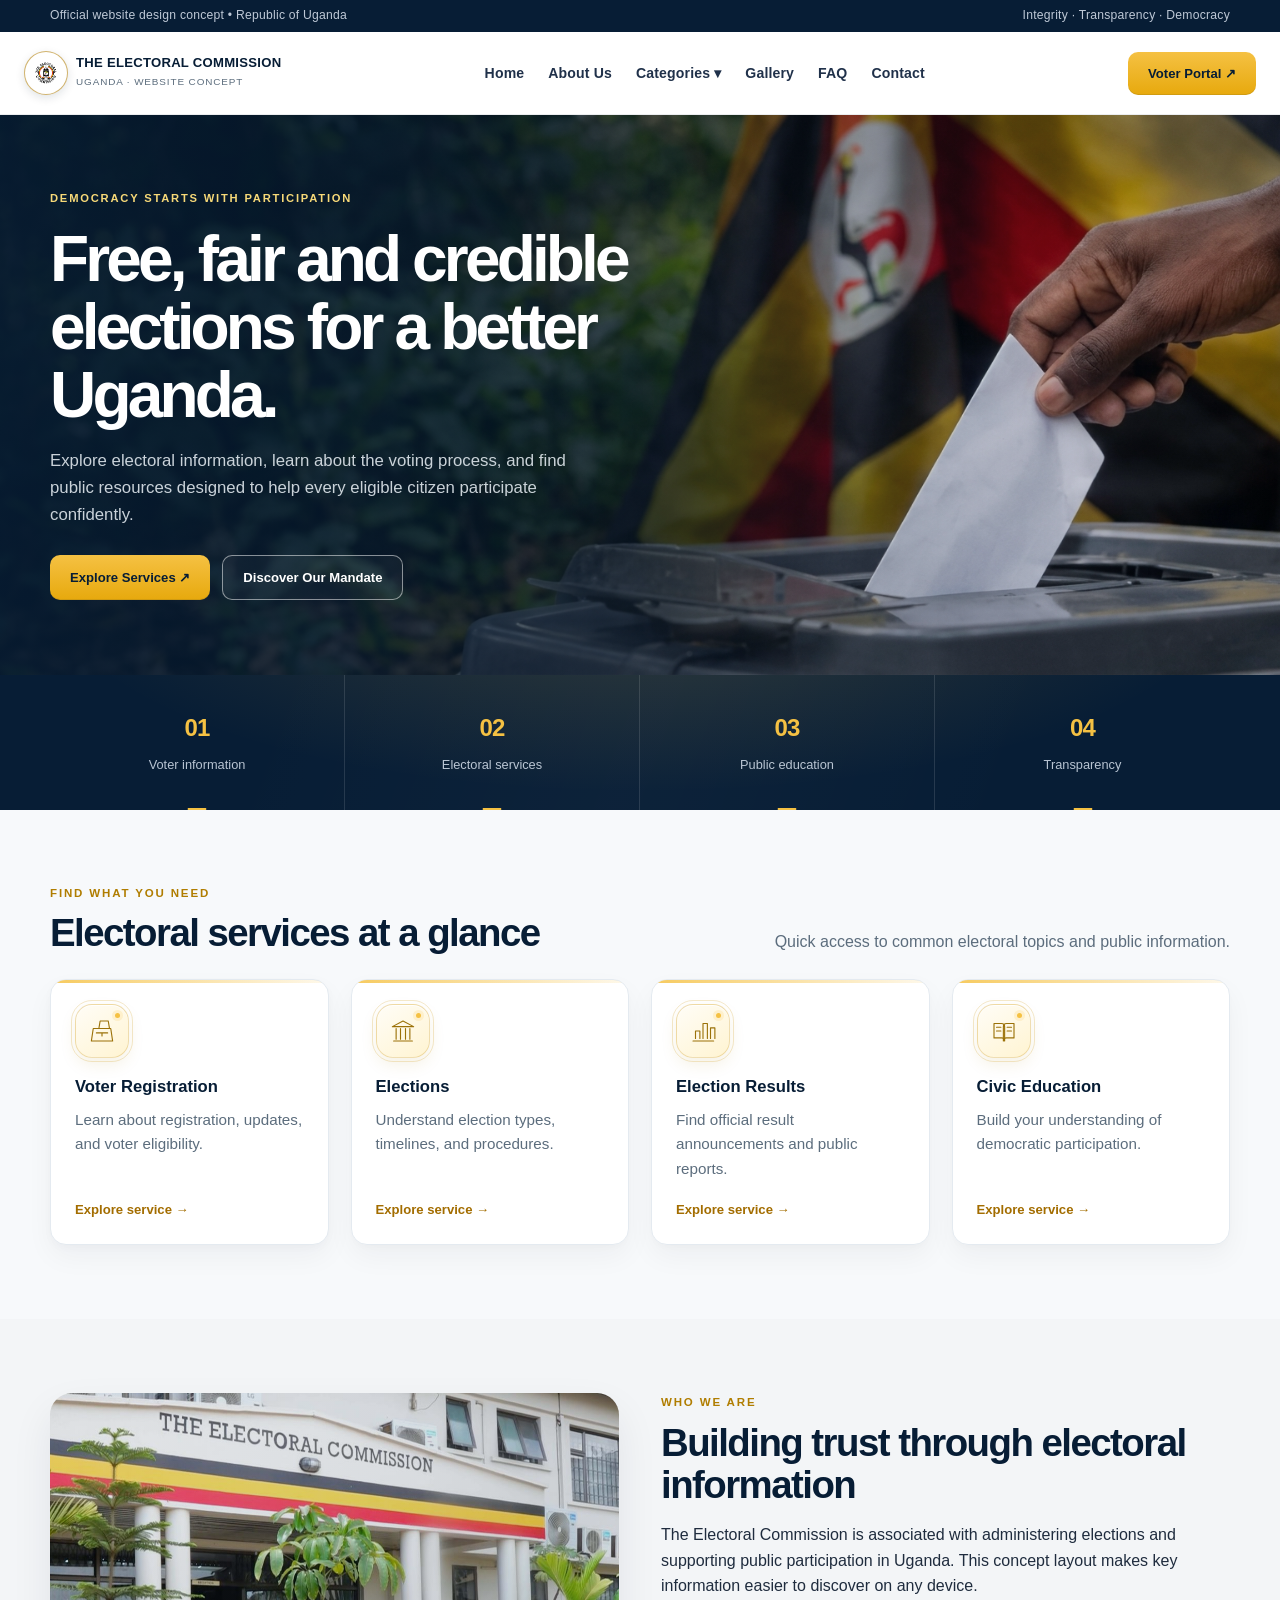
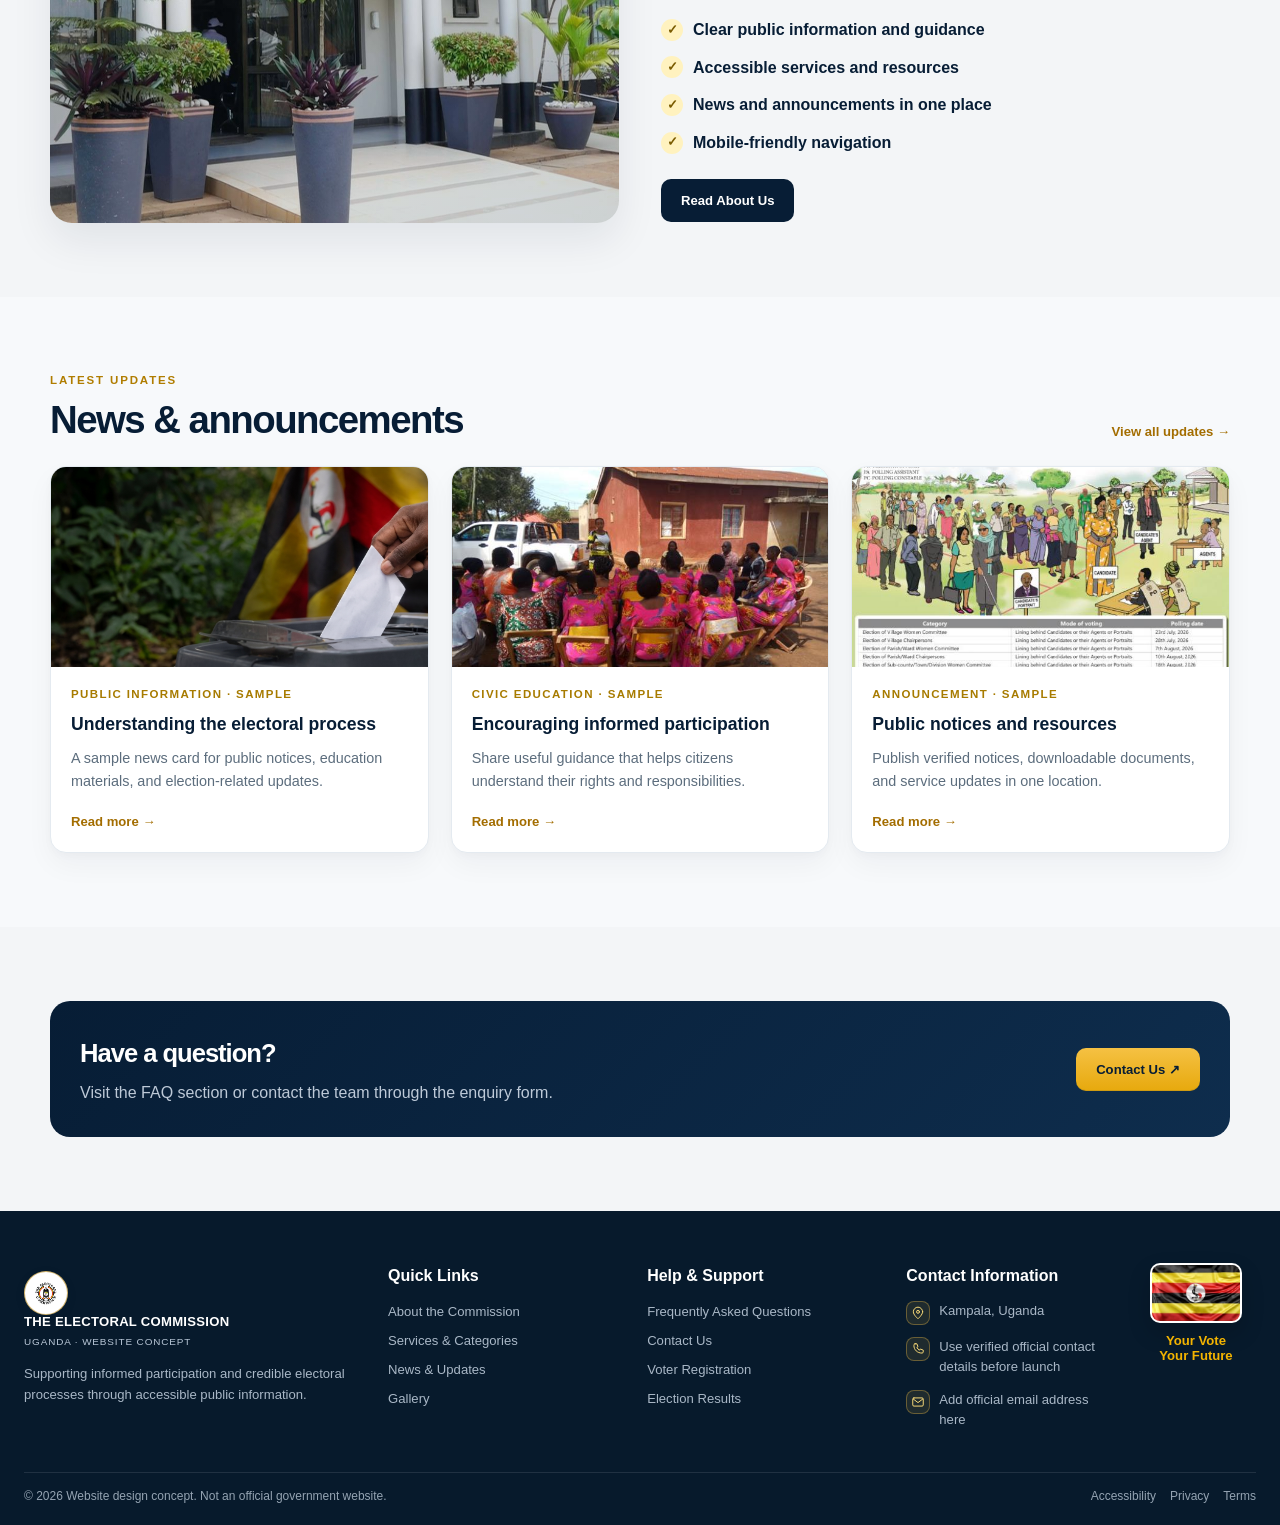
<file: index.html>
<!doctype html>
<html lang="en">
  <head>
    <meta charset="utf-8" />
    <meta name="viewport" content="width=device-width,initial-scale=1" />
    <meta
      name="description"
      content="Electoral Commission Uganda website design concept"
    />
    <title>Home | Electoral Commission Uganda — Concept</title>
    <link rel="stylesheet" href="assets/styles.css" />
  </head>
  <body>
    <div class="topbar">
      <div class="container">
        <span>Official website design concept • Republic of Uganda</span
        ><span>Integrity · Transparency · Democracy</span>
      </div>
    </div>
    <header>
      <div class="container nav-wrap">
        <a
          class="brand"
          href="index.html"
          aria-label="Electoral Commission Uganda home"
          ><img
            class="brand-logo"
            src="assets/logo.png"
            alt="Electoral Commission Uganda logo"
          /><span
            ><strong>THE ELECTORAL COMMISSION</strong
            ><small>UGANDA · WEBSITE CONCEPT</small></span
          ></a
        >
        <button
          class="menu-toggle"
          aria-label="Toggle navigation"
          aria-expanded="false"
        >
          ☰
        </button>
        <nav aria-label="Main navigation">
          <a href="index.html">Home</a><a href="about.html">About Us</a>
          <div class="dropdown">
            <button class="dropbtn" type="button">Categories ▾</button>
            <div class="dropmenu">
              <a href="categories.html#registration">Voter Registration</a
              ><a href="categories.html#elections">Elections</a
              ><a href="categories.html#results">Election Results</a
              ><a href="categories.html#education">Civic Education</a
              ><a href="categories.html#services">Other Services</a>
            </div>
          </div>
          <a href="gallery.html">Gallery</a><a href="faq.html">FAQ</a
          ><a href="contact.html">Contact</a>
        </nav>
        <a class="btn btn-gold nav-cta" href="categories.html#registration"
          >Voter Portal ↗</a
        >
      </div>
    </header>

    <main>
      <section class="hero">
        <div class="container">
          <div class="hero-content">
            <div class="eyebrow">Democracy starts with participation</div>
            <h1>Free, fair and credible elections for a better Uganda.</h1>
            <p>
              Explore electoral information, learn about the voting process, and
              find public resources designed to help every eligible citizen
              participate confidently.
            </p>
            <div class="hero-actions">
              <a class="btn btn-gold" href="categories.html"
                >Explore Services ↗</a
              ><a class="btn btn-outline" href="about.html"
                >Discover Our Mandate</a
              >
            </div>
          </div>
        </div>
      </section>
      <section class="stats">
        <div class="container stats-grid">
          <div class="stat">
            <strong>01</strong><span>Voter information</span>
          </div>
          <div class="stat">
            <strong>02</strong><span>Electoral services</span>
          </div>
          <div class="stat">
            <strong>03</strong><span>Public education</span>
          </div>
          <div class="stat"><strong>04</strong><span>Transparency</span></div>
        </div>
      </section>
      <section class="section">
        <div class="container">
          <div class="section-head">
            <div>
              <div class="kicker">Find what you need</div>
              <h2>Electoral services at a glance</h2>
            </div>
            <p>
              Quick access to common electoral topics and public information.
            </p>
          </div>
          <div class="grid grid-4">
            <div class="card">
              <div class="iconbox" aria-hidden="true">
                <svg viewBox="0 0 48 48">
                  <path d="M10 20h28l3 20H7l3-20Z" />
                  <path d="M19 20 21 8h13l2 12M24 8h10M15 27h18M24 27v5" />
                </svg>
              </div>
              <h3>Voter Registration</h3>
              <p>Learn about registration, updates, and voter eligibility.</p>
              <a class="text-link" href="categories.html#registration"
                >Explore service →</a
              >
            </div>
            <div class="card">
              <div class="iconbox" aria-hidden="true">
                <svg viewBox="0 0 48 48">
                  <path d="m7 17 17-9 17 9H7Z" />
                  <path
                    d="M10 40h28M13 20v17m7-17v17m8-17v17m7-17v17M9 40h30"
                  />
                </svg>
              </div>
              <h3>Elections</h3>
              <p>Understand election types, timelines, and procedures.</p>
              <a class="text-link" href="categories.html#elections"
                >Explore service →</a
              >
            </div>
            <div class="card">
              <div class="iconbox" aria-hidden="true">
                <svg viewBox="0 0 48 48">
                  <path d="M8 40h33M12 36V24h7v12m5 0V12h7v24m5 0V19h7v17" />
                </svg>
              </div>
              <h3>Election Results</h3>
              <p>Find official result announcements and public reports.</p>
              <a class="text-link" href="categories.html#results"
                >Explore service →</a
              >
            </div>
            <div class="card">
              <div class="iconbox" aria-hidden="true">
                <svg viewBox="0 0 48 48">
                  <path
                    d="M8 12h12a5 5 0 0 1 5 5v23a5 5 0 0 0-5-5H8V12Zm32 0H28a5 5 0 0 0-5 5v23a5 5 0 0 1 5-5h12V12Z"
                  />
                  <path d="M12 18h7m-7 6h7m10-6h7m-7 6h7" />
                </svg>
              </div>
              <h3>Civic Education</h3>
              <p>Build your understanding of democratic participation.</p>
              <a class="text-link" href="categories.html#education"
                >Explore service →</a
              >
            </div>
          </div>
        </div>
      </section>
      <section class="section section-soft">
        <div class="container split">
          <div
            class="office-img"
            role="img"
            aria-label="Civic institution building"
          ></div>
          <div>
            <div class="kicker">Who we are</div>
            <h2>Building trust through electoral information</h2>
            <p>
              The Electoral Commission is associated with administering
              elections and supporting public participation in Uganda. This
              concept layout makes key information easier to discover on any
              device.
            </p>
            <ul class="checklist">
              <li>Clear public information and guidance</li>
              <li>Accessible services and resources</li>
              <li>News and announcements in one place</li>
              <li>Mobile-friendly navigation</li>
            </ul>
            <a class="btn btn-navy" href="about.html">Read About Us</a>
          </div>
        </div>
      </section>
      <section class="section">
        <div class="container">
          <div class="section-head">
            <div>
              <div class="kicker">Latest updates</div>
              <h2>News & announcements</h2>
            </div>
            <a class="text-link" href="news.html">View all updates →</a>
          </div>
          <div class="grid grid-3">
            <article class="card news-card">
              <div
                class="news-img"
                style="background-image: url(assets/1.JPG)"
              ></div>
              <div class="news-body">
                <div class="meta">PUBLIC INFORMATION · SAMPLE</div>
                <h3>Understanding the electoral process</h3>
                <p>
                  A sample news card for public notices, education materials,
                  and election-related updates.
                </p>
                <a class="text-link" href="news.html?story=process">Read more →</a>
              </div>
            </article>
            <article class="card news-card">
              <div
                class="news-img"
                style="background-image: url(assets/educat.jpg)"
              ></div>
              <div class="news-body">
                <div class="meta">CIVIC EDUCATION · SAMPLE</div>
                <h3>Encouraging informed participation</h3>
                <p>
                  Share useful guidance that helps citizens understand their
                  rights and responsibilities.
                </p>
                <a class="text-link" href="news.html?story=participation">Read more →</a>
              </div>
            </article>
            <article class="card news-card">
              <div
                class="news-img"
                style="background-image: url(assets/web-lc.jpg)"
              ></div>
              <div class="news-body">
                <div class="meta">ANNOUNCEMENT · SAMPLE</div>
                <h3>Public notices and resources</h3>
                <p>
                  Publish verified notices, downloadable documents, and service
                  updates in one location.
                </p>
                <a class="text-link" href="news.html?story=notices">Read more →</a>
              </div>
            </article>
          </div>
        </div>
      </section>
      <section class="section section-soft">
        <div class="container">
          <div class="cta">
            <div>
              <h2>Have a question?</h2>
              <p>
                Visit the FAQ section or contact the team through the enquiry
                form.
              </p>
            </div>
            <a class="btn btn-gold" href="contact.html">Contact Us ↗</a>
          </div>
        </div>
      </section>
    </main>

    <footer>
      <div class="container">
        <div class="footer-grid">
          <div>
            <a class="brand" href="index.html"
              ><img
                class="brand-logo"
                src="assets/logo.png"
                alt="Electoral Commission Uganda logo"
              /><span
                ><strong style="color: white">THE ELECTORAL COMMISSION</strong
                ><small style="color: #b9c7d7"
                  >UGANDA · WEBSITE CONCEPT</small
                ></span
              ></a
            >
            <p>
              Supporting informed participation and credible electoral processes
              through accessible public information.
            </p>
          </div>
          <div>
            <div class="footer-title">Quick Links</div>
            <a href="about.html">About the Commission</a
            ><a href="categories.html">Services & Categories</a
            ><a href="news.html">News & Updates</a
            ><a href="gallery.html">Gallery</a>
          </div>
          <div>
            <div class="footer-title">Help & Support</div>
            <a href="faq.html">Frequently Asked Questions</a
            ><a href="contact.html">Contact Us</a
            ><a href="categories.html#registration">Voter Registration</a
            ><a href="categories.html#results">Election Results</a>
          </div>
          <div class="footer-contact-column">
            <div class="footer-contact-copy">
              <div class="footer-title">Contact Information</div>
              <p class="footer-contact-item"><span class="footer-contact-icon" aria-hidden="true"><svg viewBox="0 0 24 24"><path d="M20 10c0 5-8 12-8 12S4 15 4 10a8 8 0 1 1 16 0Z"/><circle cx="12" cy="10" r="2.5"/></svg></span><span>Kampala, Uganda</span></p>
              <p class="footer-contact-item"><span class="footer-contact-icon" aria-hidden="true"><svg viewBox="0 0 24 24"><path d="M7 3h3l2 5-2 1.5a14 14 0 0 0 4.5 4.5L16 12l5 2v3c0 1.1-.9 2-2 2C10.7 19 5 13.3 5 6c0-1.7.6-3 2-3Z"/></svg></span><span>Use verified official contact details before launch</span></p>
              <p class="footer-contact-item"><span class="footer-contact-icon" aria-hidden="true"><svg viewBox="0 0 24 24"><rect x="3" y="5" width="18" height="14" rx="2"/><path d="m4 7 8 6 8-6"/></svg></span><span>Add official email address here</span></p>
            </div>
            <div class="footer-side-cta">
              <img
                class="footer-flag"
                src="assets/flag.png"
                alt="Uganda national flag"
              />
              <div class="footer-strap">Your Vote<br />Your Future</div>
            </div>
          </div>
        </div>
        <div class="footer-bottom">
          <span
            >© 2026 Website design concept. Not an official government
            website.</span
          ><span class="footer-legal-links">
            <a href="policies.html#accessibility">Accessibility</a>
            <a href="policies.html#privacy">Privacy</a>
            <a href="policies.html#terms">Terms</a>
          </span>
        </div>
      </div>
    </footer>
    <script src="assets/script.js"></script>
  </body>
</html>
</file>
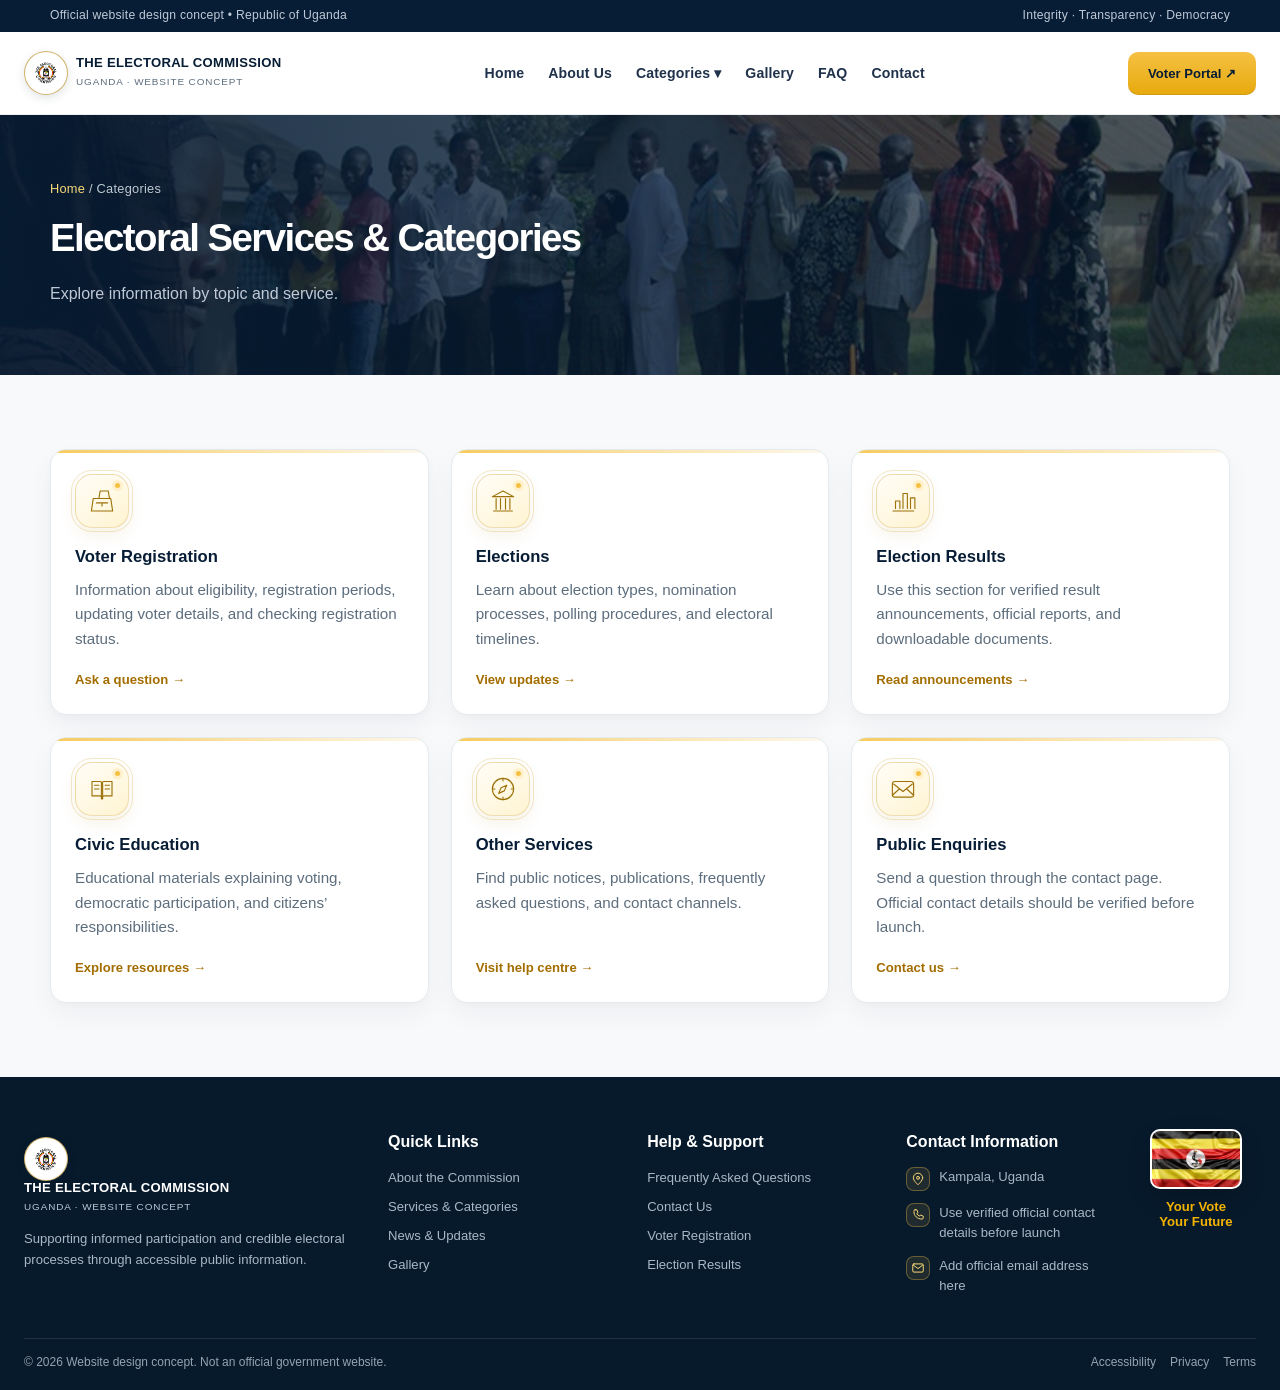
<file: categories.html>
<!doctype html>
<html lang="en">
  <head>
    <meta charset="utf-8" />
    <meta name="viewport" content="width=device-width,initial-scale=1" />
    <meta
      name="description"
      content="Electoral Commission Uganda website design concept"
    />
    <title>Categories | Electoral Commission Uganda — Concept</title>
    <link rel="stylesheet" href="assets/styles.css" />
  </head>
  <body>
    <div class="topbar">
      <div class="container">
        <span>Official website design concept • Republic of Uganda</span
        ><span>Integrity · Transparency · Democracy</span>
      </div>
    </div>
    <header>
      <div class="container nav-wrap">
        <a
          class="brand"
          href="index.html"
          aria-label="Electoral Commission Uganda home"
          ><img class="brand-logo" src="assets/logo.png" alt="Electoral Commission Uganda logo"><span
            ><strong>THE ELECTORAL COMMISSION</strong
            ><small>UGANDA · WEBSITE CONCEPT</small></span
          ></a
        >
        <button
          class="menu-toggle"
          aria-label="Toggle navigation"
          aria-expanded="false"
        >
          ☰
        </button>
        <nav aria-label="Main navigation">
          <a href="index.html">Home</a><a href="about.html">About Us</a>
          <div class="dropdown">
            <button class="dropbtn" type="button">Categories ▾</button>
            <div class="dropmenu">
              <a href="categories.html#registration">Voter Registration</a
              ><a href="categories.html#elections">Elections</a
              ><a href="categories.html#results">Election Results</a
              ><a href="categories.html#education">Civic Education</a
              ><a href="categories.html#services">Other Services</a>
            </div>
          </div>
          <a href="gallery.html">Gallery</a><a href="faq.html">FAQ</a
          ><a href="contact.html">Contact</a>
        </nav>
        <a class="btn btn-gold nav-cta" href="categories.html#registration"
          >Voter Portal ↗</a
        >
      </div>
    </header>
    <main>
      <section class="page-hero">
        <div class="container">
          <div class="crumb"><a href="index.html">Home</a> / Categories</div>
          <h1>Electoral Services & Categories</h1>
          <p>Explore information by topic and service.</p>
        </div>
      </section>
      <section class="section">
        <div class="container">
          <div class="grid grid-3">
            <div class="card" id="registration">
              <div class="iconbox" aria-hidden="true"><svg viewBox="0 0 48 48"><path d="M10 20h28l3 20H7l3-20Z"/><path d="M19 20 21 8h13l2 12M24 8h10M15 27h18M24 27v5"/></svg></div>
              <h3>Voter Registration</h3>
              <p>
                Information about eligibility, registration periods, updating
                voter details, and checking registration status.
              </p>
              <a class="text-link" href="contact.html">Ask a question →</a>
            </div>
            <div class="card" id="elections">
              <div class="iconbox" aria-hidden="true"><svg viewBox="0 0 48 48"><path d="m7 17 17-9 17 9H7Z"/><path d="M10 40h28M13 20v17m7-17v17m8-17v17m7-17v17M9 40h30"/></svg></div>
              <h3>Elections</h3>
              <p>
                Learn about election types, nomination processes, polling
                procedures, and electoral timelines.
              </p>
              <a class="text-link" href="news.html">View updates →</a>
            </div>
            <div class="card" id="results">
              <div class="iconbox" aria-hidden="true"><svg viewBox="0 0 48 48"><path d="M8 40h33M12 36V24h7v12m5 0V12h7v24m5 0V19h7v17"/></svg></div>
              <h3>Election Results</h3>
              <p>
                Use this section for verified result announcements, official
                reports, and downloadable documents.
              </p>
              <a class="text-link" href="news.html">Read announcements →</a>
            </div>
            <div class="card" id="education">
              <div class="iconbox" aria-hidden="true"><svg viewBox="0 0 48 48"><path d="M8 12h12a5 5 0 0 1 5 5v23a5 5 0 0 0-5-5H8V12Zm32 0H28a5 5 0 0 0-5 5v23a5 5 0 0 1 5-5h12V12Z"/><path d="M12 18h7m-7 6h7m10-6h7m-7 6h7"/></svg></div>
              <h3>Civic Education</h3>
              <p>
                Educational materials explaining voting, democratic
                participation, and citizens’ responsibilities.
              </p>
              <a class="text-link" href="gallery.html">Explore resources →</a>
            </div>
            <div class="card" id="services">
              <div class="iconbox" aria-hidden="true"><svg viewBox="0 0 48 48"><circle cx="24" cy="24" r="17"/><path d="m30 18-4 9-9 4 4-9 9-4Z"/><path d="M24 7v4m0 26v4M7 24h4m26 0h4"/></svg></div>
              <h3>Other Services</h3>
              <p>
                Find public notices, publications, frequently asked questions,
                and contact channels.
              </p>
              <a class="text-link" href="faq.html">Visit help centre →</a>
            </div>
            <div class="card">
              <div class="iconbox" aria-hidden="true"><svg viewBox="0 0 48 48"><rect x="7" y="12" width="34" height="25" rx="4"/><path d="m9 16 15 12 15-12M7 34l11-10m23 10L30 24"/></svg></div>
              <h3>Public Enquiries</h3>
              <p>
                Send a question through the contact page. Official contact
                details should be verified before launch.
              </p>
              <a class="text-link" href="contact.html">Contact us →</a>
            </div>
          </div>
        </div>
      </section>
    </main>
    <footer>
      <div class="container">
        <div class="footer-grid">
          <div>
            <a class="brand" href="index.html"
              ><img class="brand-logo" src="assets/logo.png" alt="Electoral Commission Uganda logo"><span
                ><strong style="color: white">THE ELECTORAL COMMISSION</strong
                ><small style="color: #b9c7d7"
                  >UGANDA · WEBSITE CONCEPT</small
                ></span
              ></a
            >
            <p>
              Supporting informed participation and credible electoral processes
              through accessible public information.
            </p>
          </div>
          <div>
            <div class="footer-title">Quick Links</div>
            <a href="about.html">About the Commission</a
            ><a href="categories.html">Services & Categories</a
            ><a href="news.html">News & Updates</a
            ><a href="gallery.html">Gallery</a>
          </div>
          <div>
            <div class="footer-title">Help & Support</div>
            <a href="faq.html">Frequently Asked Questions</a
            ><a href="contact.html">Contact Us</a
            ><a href="categories.html#registration">Voter Registration</a
            ><a href="categories.html#results">Election Results</a>
          </div>
          <div class="footer-contact-column">
            <div class="footer-contact-copy">
              <div class="footer-title">Contact Information</div>
              <p class="footer-contact-item"><span class="footer-contact-icon" aria-hidden="true"><svg viewBox="0 0 24 24"><path d="M20 10c0 5-8 12-8 12S4 15 4 10a8 8 0 1 1 16 0Z"/><circle cx="12" cy="10" r="2.5"/></svg></span><span>Kampala, Uganda</span></p>
              <p class="footer-contact-item"><span class="footer-contact-icon" aria-hidden="true"><svg viewBox="0 0 24 24"><path d="M7 3h3l2 5-2 1.5a14 14 0 0 0 4.5 4.5L16 12l5 2v3c0 1.1-.9 2-2 2C10.7 19 5 13.3 5 6c0-1.7.6-3 2-3Z"/></svg></span><span>Use verified official contact details before launch</span></p>
              <p class="footer-contact-item"><span class="footer-contact-icon" aria-hidden="true"><svg viewBox="0 0 24 24"><rect x="3" y="5" width="18" height="14" rx="2"/><path d="m4 7 8 6 8-6"/></svg></span><span>Add official email address here</span></p>
            </div>
            <div class="footer-side-cta">
              <img
                class="footer-flag"
                src="assets/flag.png"
                alt="Uganda national flag"
              />
              <div class="footer-strap">Your Vote<br />Your Future</div>
            </div>
          </div>
        </div>
        <div class="footer-bottom">
          <span
            >© 2026 Website design concept. Not an official government
            website.</span
          ><span class="footer-legal-links">
            <a href="policies.html#accessibility">Accessibility</a>
            <a href="policies.html#privacy">Privacy</a>
            <a href="policies.html#terms">Terms</a>
          </span>
        </div>
      </div>
    </footer>
    <script src="assets/script.js"></script>
  </body>
</html>
</file>
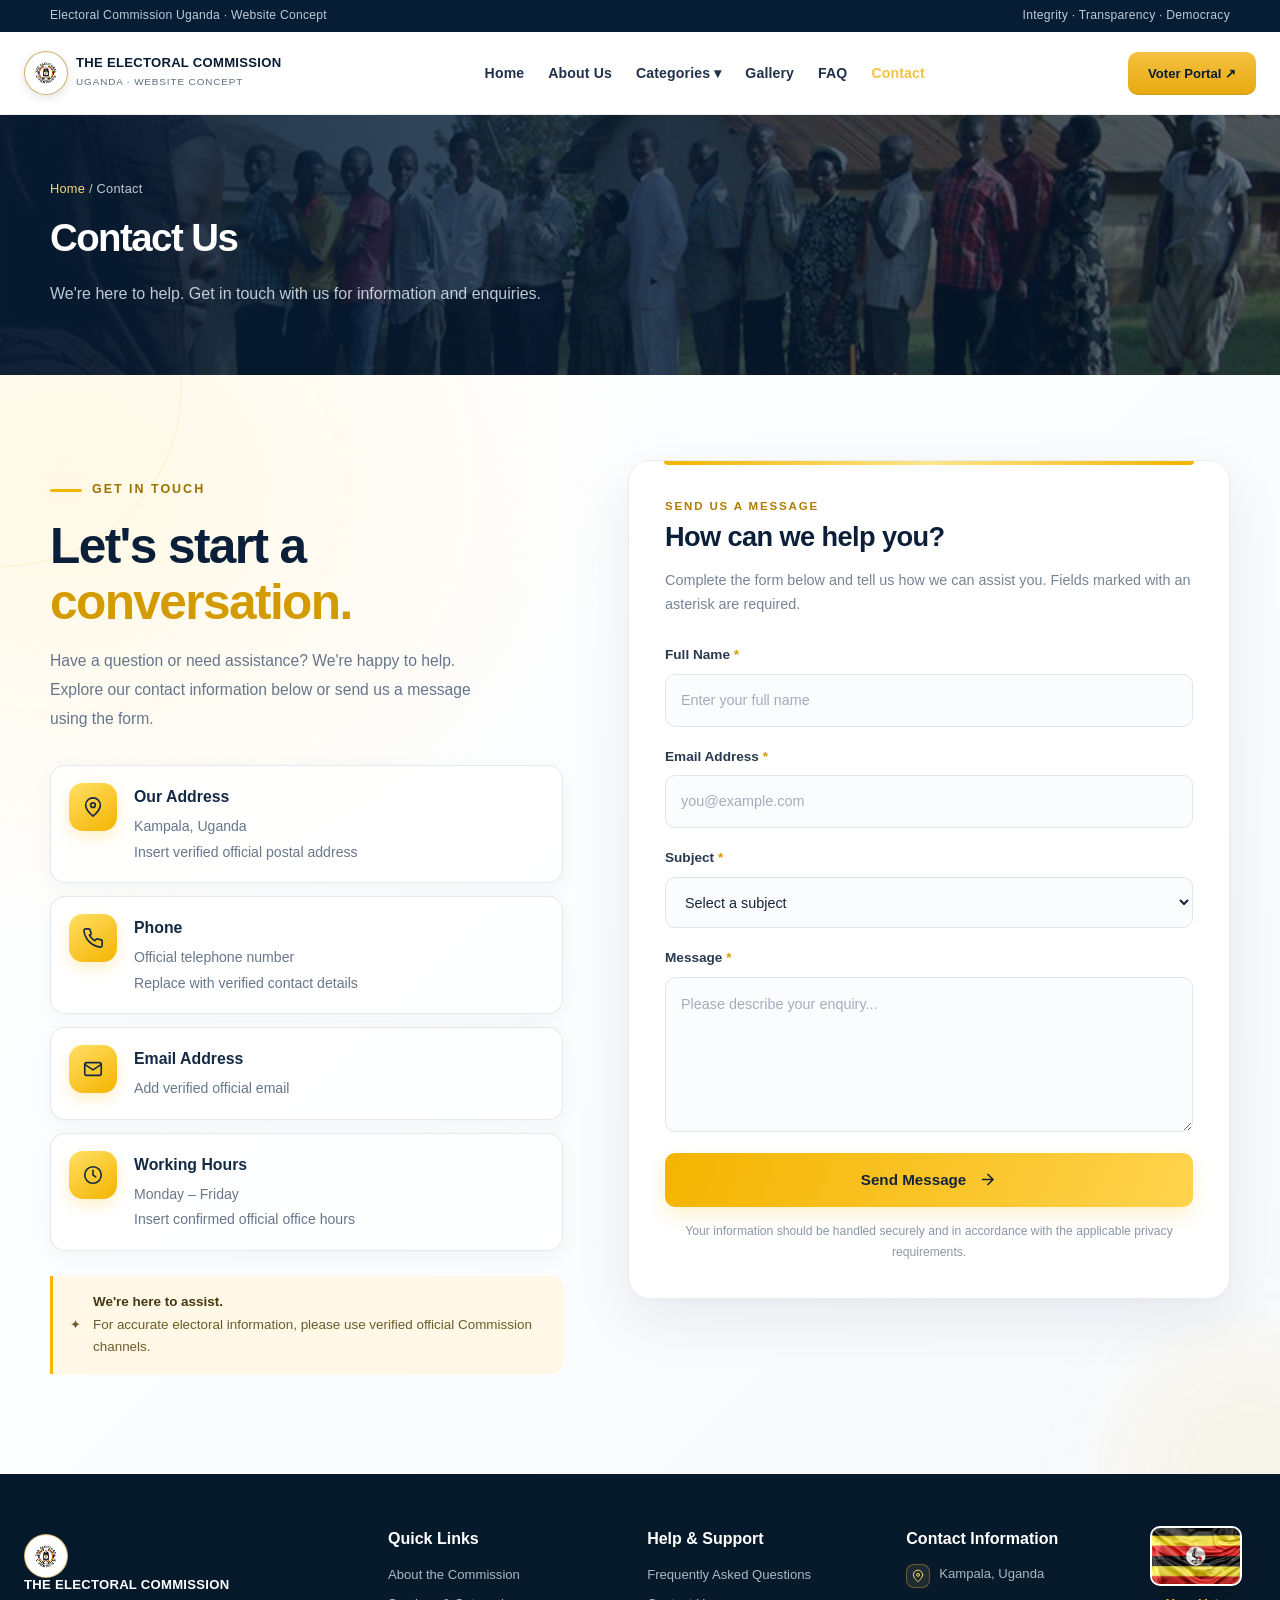
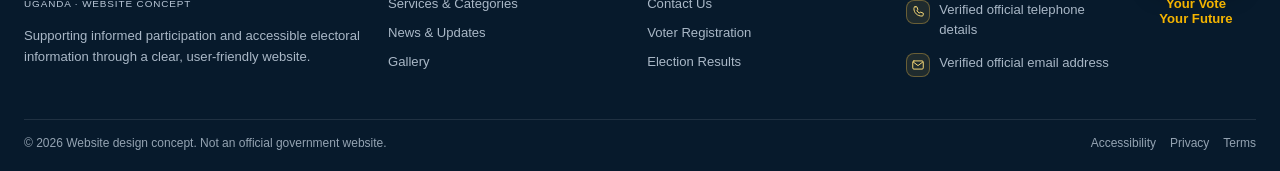
<file: contact.html>
<!doctype html>
<html lang="en">
  <head>
    <meta charset="utf-8" />
    <meta name="viewport" content="width=device-width, initial-scale=1" />

    <meta
      name="description"
      content="Contact the Electoral Commission Uganda website concept for information and enquiries."
    />

    <title>Contact Us | Electoral Commission Uganda</title>

    <link rel="stylesheet" href="assets/styles.css" />

    <style>
      /* ========================================
       CONTACT PAGE — PREMIUM DESIGN
    ======================================== */

      .contact-section {
        position: relative;
        overflow: hidden;
        padding: 85px 0 100px;
        background:
          radial-gradient(ellipse at 5% 10%, #fff8e5 0, transparent 32%),
          linear-gradient(135deg, #ffffff 0%, #f7f9fc 100%);
      }

      .contact-section::before {
        content: "";
        position: absolute;
        width: 360px;
        height: 360px;
        border: 1px solid rgba(244, 180, 0, 0.15);
        border-radius: 50%;
        top: -170px;
        left: -180px;
        pointer-events: none;
      }

      .contact-section::after {
        content: "";
        position: absolute;
        width: 260px;
        height: 260px;
        border-radius: 50%;
        background: rgba(244, 180, 0, 0.07);
        filter: blur(45px);
        bottom: -130px;
        right: -100px;
        pointer-events: none;
      }

      .contact-layout {
        position: relative;
        z-index: 1;
        display: grid;
        grid-template-columns: 0.92fr 1.08fr;
        gap: 65px;
        align-items: start;
      }

      /* LEFT SIDE */

      .contact-information {
        padding: 14px 0 0;
      }

      .contact-eyebrow {
        display: inline-flex;
        align-items: center;
        gap: 10px;
        margin-bottom: 18px;
        color: #9b7100;
        font-size: 0.78rem;
        font-weight: 850;
        text-transform: uppercase;
        letter-spacing: 2px;
      }

      .contact-eyebrow::before {
        content: "";
        width: 32px;
        height: 3px;
        border-radius: 10px;
        background: #f4b400;
      }

      .contact-information h2 {
        margin: 0 0 16px;
        color: #0b1f3a;
        font-size: clamp(2.1rem, 4vw, 3.1rem);
        line-height: 1.13;
        letter-spacing: -1.6px;
      }

      .contact-information h2 span {
        color: #d49b00;
        position: relative;
        display: inline-block;
      }

      .contact-intro {
        max-width: 430px;
        margin: 0 0 32px;
        color: #66758a;
        font-size: 0.98rem;
        line-height: 1.85;
      }

      .contact-details {
        display: grid;
        gap: 13px;
      }

      .contact-item {
        position: relative;
        display: flex;
        align-items: flex-start;
        gap: 17px;
        padding: 17px 18px;
        border: 1px solid rgba(221, 228, 237, 0.85);
        border-radius: 15px;
        background: rgba(255, 255, 255, 0.8);
        box-shadow: 0 6px 22px rgba(11, 31, 58, 0.035);
        transition:
          transform 0.3s ease,
          box-shadow 0.3s ease,
          border-color 0.3s ease,
          background 0.3s ease;
        animation: contactFloatIn 0.7s both;
        animation-delay: var(--delay, 0s);
      }

      .contact-item:hover {
        transform: translateX(8px);
        border-color: rgba(244, 180, 0, 0.65);
        background: #fff;
        box-shadow: 0 12px 28px rgba(11, 31, 58, 0.09);
      }

      .contact-icon {
        position: relative;
        flex: 0 0 48px;
        width: 48px;
        height: 48px;
        display: grid;
        place-items: center;
        color: #142943;
        background: linear-gradient(145deg, #ffdf65, #f4b400);
        border-radius: 14px;
        box-shadow: 0 6px 15px rgba(244, 180, 0, 0.22);
        transition: transform 0.35s ease;
      }

      .contact-item:hover .contact-icon {
        transform: rotate(-7deg) scale(1.08);
      }

      .contact-icon svg {
        width: 22px;
        height: 22px;
        fill: none;
        stroke: currentColor;
        stroke-width: 1.8;
        stroke-linecap: round;
        stroke-linejoin: round;
      }

      .contact-item h3 {
        margin: 1px 0 5px;
        color: #142943;
        font-size: 0.99rem;
        font-weight: 800;
      }

      .contact-item p,
      .contact-item a {
        margin: 0;
        color: #68778a;
        font-size: 0.88rem;
        line-height: 1.8;
        overflow-wrap: anywhere;
      }

      .contact-item a {
        transition: color 0.2s ease;
      }

      .contact-item a:hover {
        color: #a87900;
      }

      .contact-note {
        display: flex;
        align-items: center;
        gap: 12px;
        margin-top: 25px;
        padding: 15px 17px;
        border-left: 3px solid #f4b400;
        border-radius: 0 12px 12px 0;
        background: #fff8e6;
        color: #6d5a2a;
        font-size: 0.84rem;
        line-height: 1.7;
      }

      .contact-note strong {
        color: #473811;
      }

      /* RIGHT SIDE FORM */

      .contact-form-card {
        position: relative;
        padding: 36px;
        border: 1px solid #e8edf3;
        border-radius: 22px;
        background: #fff;
        box-shadow:
          0 20px 60px rgba(11, 31, 58, 0.075),
          0 3px 10px rgba(11, 31, 58, 0.025);
        animation: contactFormIn 0.9s both;
      }

      .contact-form-card::before {
        content: "";
        position: absolute;
        top: 0;
        left: 35px;
        right: 35px;
        height: 4px;
        border-radius: 0 0 10px 10px;
        background: linear-gradient(90deg, #f4b400, #ffe58a, #f4b400);
      }

      .form-heading {
        margin-bottom: 27px;
      }

      .form-heading h2 {
        margin: 0 0 9px;
        color: #0b1f3a;
        font-size: 1.7rem;
        letter-spacing: -0.6px;
      }

      .form-heading p {
        margin: 0;
        color: #778496;
        font-size: 0.9rem;
        line-height: 1.7;
      }

      .contact-form {
        display: grid;
        gap: 19px;
      }

      .contact-form .field {
        gap: 8px;
      }

      .contact-form .field label {
        color: #283950;
        font-size: 0.85rem;
        font-weight: 750;
      }

      .required-star {
        color: #d69c00;
      }

      .contact-form .field input,
      .contact-form .field select,
      .contact-form .field textarea {
        width: 100%;
        padding: 14px 15px;
        border: 1px solid #dfe5ed;
        border-radius: 10px;
        background: #fbfcfe;
        color: #17263a;
        font-size: 0.9rem;
        transition:
          border-color 0.25s ease,
          box-shadow 0.25s ease,
          background 0.25s ease,
          transform 0.25s ease;
      }

      .contact-form .field input,
      .contact-form .field select {
        min-height: 51px;
      }

      .contact-form .field textarea {
        min-height: 155px;
        resize: vertical;
        line-height: 1.7;
      }

      .contact-form .field input::placeholder,
      .contact-form .field textarea::placeholder {
        color: #a2adbb;
      }

      .contact-form .field input:focus,
      .contact-form .field select:focus,
      .contact-form .field textarea:focus {
        outline: none;
        border-color: #e3ad10;
        background: #fff;
        box-shadow: 0 0 0 4px rgba(244, 180, 0, 0.13);
        transform: translateY(-1px);
      }

      .contact-submit {
        display: inline-flex;
        align-items: center;
        justify-content: center;
        gap: 12px;
        width: 100%;
        min-height: 54px;
        margin-top: 2px;
        padding: 14px 22px;
        border: none;
        border-radius: 10px;
        background: linear-gradient(110deg, #f4b400, #ffd34d);
        color: #14243a;
        font-size: 0.95rem;
        font-weight: 850;
        cursor: pointer;
        box-shadow: 0 8px 20px rgba(244, 180, 0, 0.2);
        transition:
          transform 0.25s ease,
          box-shadow 0.25s ease,
          background 0.25s ease;
      }

      .contact-submit:hover {
        transform: translateY(-3px);
        background: linear-gradient(110deg, #ffcb28, #ffe27b);
        box-shadow: 0 13px 27px rgba(244, 180, 0, 0.3);
      }

      .contact-submit:active {
        transform: translateY(0);
      }

      .contact-submit svg {
        width: 19px;
        height: 19px;
        fill: none;
        stroke: currentColor;
        stroke-width: 2;
        transition: transform 0.25s ease;
      }

      .contact-submit:hover svg {
        transform: translateX(4px);
      }

      .contact-privacy {
        margin: 14px 0 0;
        text-align: center;
        color: #8b97a7;
        font-size: 0.76rem;
        line-height: 1.7;
      }

      .contact-form-card .notice {
        margin-top: 15px;
        line-height: 1.7;
      }

      /* ENTRANCE ANIMATIONS */

      @keyframes contactFloatIn {
        from {
          opacity: 0;
          transform: translateY(24px);
        }
        to {
          opacity: 1;
          transform: translateY(0);
        }
      }

      @keyframes contactFormIn {
        from {
          opacity: 0;
          transform: translateY(25px) scale(0.985);
        }
        to {
          opacity: 1;
          transform: translateY(0) scale(1);
        }
      }

      .contact-information.reveal-ready .contact-eyebrow,
      .contact-information.reveal-ready .contact-title,
      .contact-information.reveal-ready .contact-intro,
      .contact-information.reveal-ready .contact-item,
      .contact-information.reveal-ready .contact-note {
        opacity: 0;
        transform: translateY(22px);
        transition:
          opacity 0.7s ease,
          transform 0.7s cubic-bezier(0.2, 0.7, 0.2, 1);
      }

      .contact-information.is-visible .contact-eyebrow,
      .contact-information.is-visible .contact-title,
      .contact-information.is-visible .contact-intro,
      .contact-information.is-visible .contact-item,
      .contact-information.is-visible .contact-note {
        opacity: 1;
        transform: translateY(0);
      }

      .contact-information.is-visible .contact-title {
        transition-delay: 0.1s;
      }

      .contact-information.is-visible .contact-intro {
        transition-delay: 0.2s;
      }

      .contact-information.is-visible .contact-item:nth-child(1) {
        transition-delay: 0.25s;
      }

      .contact-information.is-visible .contact-item:nth-child(2) {
        transition-delay: 0.35s;
      }

      .contact-information.is-visible .contact-item:nth-child(3) {
        transition-delay: 0.45s;
      }

      .contact-information.is-visible .contact-item:nth-child(4) {
        transition-delay: 0.55s;
      }

      .contact-information.is-visible .contact-note {
        transition-delay: 0.65s;
      }

      @media (prefers-reduced-motion: reduce) {
        *,
        *::before,
        *::after {
          scroll-behavior: auto !important;
          animation-duration: 0.01ms !important;
          animation-iteration-count: 1 !important;
          transition-duration: 0.01ms !important;
        }
      }

      /* TABLETS */

      @media (max-width: 900px) {
        .contact-section {
          padding: 65px 0 75px;
        }

        .contact-layout {
          grid-template-columns: 1fr 1fr;
          gap: 28px;
        }

        .contact-form-card {
          padding: 27px;
        }

        .contact-information h2 {
          font-size: 2.3rem;
        }
      }

      /* MOBILE */

      @media (max-width: 680px) {
        .contact-section {
          padding: 45px 0 60px;
        }

        .contact-layout {
          grid-template-columns: 1fr;
          gap: 35px;
        }

        .contact-information {
          padding-top: 0;
        }

        .contact-information h2 {
          font-size: 2.45rem;
        }

        .contact-intro {
          margin-bottom: 24px;
        }

        .contact-item {
          padding: 15px;
        }

        .contact-item:hover {
          transform: translateY(-3px);
        }

        .contact-form-card {
          padding: 27px 20px;
          border-radius: 17px;
        }

        .contact-form-card::before {
          left: 20px;
          right: 20px;
        }

        .form-heading h2 {
          font-size: 1.5rem;
        }

        .contact-form {
          gap: 16px;
        }
      }

      @media (max-width: 380px) {
        .contact-information h2 {
          font-size: 2.1rem;
        }

        .contact-icon {
          flex-basis: 43px;
          width: 43px;
          height: 43px;
        }

        .contact-form-card {
          padding: 24px 16px;
        }
      }
    </style>
  </head>

  <body>
    <!-- TOP BAR -->
    <div class="topbar">
      <div class="container">
        <span>Electoral Commission Uganda · Website Concept</span>
        <span>Integrity · Transparency · Democracy</span>
      </div>
    </div>

    <!-- NAVIGATION -->
    <header>
      <div class="container nav-wrap">
        <a
          class="brand"
          href="index.html"
          aria-label="Electoral Commission Uganda home"
        >
          <img
            class="brand-logo"
            src="assets/logo.png"
            alt="Electoral Commission Uganda logo"
          />

          <span>
            <strong>THE ELECTORAL COMMISSION</strong>
            <small>UGANDA · WEBSITE CONCEPT</small>
          </span>
        </a>

        <button
          class="menu-toggle"
          aria-label="Toggle navigation"
          aria-expanded="false"
        >
          ☰
        </button>

        <nav aria-label="Main navigation">
          <a href="index.html">Home</a>
          <a href="about.html">About Us</a>

          <div class="dropdown">
            <button class="dropbtn" type="button">Categories ▾</button>

            <div class="dropmenu">
              <a href="categories.html#registration">Voter Registration</a>
              <a href="categories.html#elections">Elections</a>
              <a href="categories.html#results">Election Results</a>
              <a href="categories.html#education">Civic Education</a>
              <a href="categories.html#services">Other Services</a>
            </div>
          </div>

          <a href="gallery.html">Gallery</a>
          <a href="faq.html">FAQ</a>
          <a class="active" href="contact.html">Contact</a>
        </nav>

        <a class="btn btn-gold nav-cta" href="categories.html#registration">
          Voter Portal ↗
        </a>
      </div>
    </header>

    <main>
      <!-- PAGE BANNER -->
      <section class="page-hero">
        <div class="container">
          <div class="crumb"><a href="index.html">Home</a> / Contact</div>

          <h1>Contact Us</h1>

          <p>
            We're here to help. Get in touch with us for information and
            enquiries.
          </p>
        </div>
      </section>

      <!-- CONTACT CONTENT -->
      <section class="contact-section">
        <div class="container contact-layout">
          <!-- LEFT: ANIMATED CONTACT INFORMATION -->
          <div class="contact-information">
            <div class="contact-eyebrow">Get in touch</div>

            <h2 class="contact-title">
              Let's start a
              <span>conversation.</span>
            </h2>

            <p class="contact-intro">
              Have a question or need assistance? We're happy to help. Explore
              our contact information below or send us a message using the form.
            </p>

            <div class="contact-details">
              <!-- ADDRESS -->
              <article class="contact-item" style="--delay: 0.1s">
                <div class="contact-icon" aria-hidden="true">
                  <svg viewBox="0 0 24 24">
                    <path d="M20 10c0 5-8 12-8 12S4 15 4 10a8 8 0 1 1 16 0Z" />
                    <circle cx="12" cy="10" r="2.5" />
                  </svg>
                </div>

                <div>
                  <h3>Our Address</h3>
                  <p>Kampala, Uganda</p>
                  <p>Insert verified official postal address</p>
                </div>
              </article>

              <!-- PHONE -->
              <article class="contact-item" style="--delay: 0.2s">
                <div class="contact-icon" aria-hidden="true">
                  <svg viewBox="0 0 24 24">
                    <path
                      d="M22 16.9v3a2 2 0 0 1-2.2 2
                    19.8 19.8 0 0 1-8.6-3.1
                    19.4 19.4 0 0 1-6-6
                    19.8 19.8 0 0 1-3.1-8.7
                    A2 2 0 0 1 4.1 2h3
                    a2 2 0 0 1 2 1.7
                    c.1 1 .4 2 .7 2.9
                    a2 2 0 0 1-.5 2.1L8 8.9
                    a16 16 0 0 0 6 6l1.2-1.3
                    a2 2 0 0 1 2.1-.5
                    c.9.3 1.9.6 2.9.7
                    a2 2 0 0 1 1.8 2.1Z"
                    />
                  </svg>
                </div>

                <div>
                  <h3>Phone</h3>
                  <p>Official telephone number</p>
                  <p>Replace with verified contact details</p>
                </div>
              </article>

              <!-- EMAIL -->
              <article class="contact-item" style="--delay: 0.3s">
                <div class="contact-icon" aria-hidden="true">
                  <svg viewBox="0 0 24 24">
                    <rect x="3" y="5" width="18" height="14" rx="2" />
                    <path d="m3 7 9 6 9-6" />
                  </svg>
                </div>

                <div>
                  <h3>Email Address</h3>
                  <p>
                    <a href="mailto:"> Add verified official email </a>
                  </p>
                </div>
              </article>

              <!-- OFFICE HOURS -->
              <article class="contact-item" style="--delay: 0.4s">
                <div class="contact-icon" aria-hidden="true">
                  <svg viewBox="0 0 24 24">
                    <circle cx="12" cy="12" r="9" />
                    <path d="M12 7v5l3 2" />
                  </svg>
                </div>

                <div>
                  <h3>Working Hours</h3>
                  <p>Monday – Friday</p>
                  <p>Insert confirmed official office hours</p>
                </div>
              </article>
            </div>

            <div class="contact-note">
              <span aria-hidden="true">✦</span>
              <div>
                <strong>We're here to assist.</strong>
                <br />
                For accurate electoral information, please use verified official
                Commission channels.
              </div>
            </div>
          </div>

          <!-- RIGHT: CONTACT FORM -->
          <div class="contact-form-card">
            <div class="form-heading">
              <div class="kicker">Send us a message</div>

              <h2>How can we help you?</h2>

              <p>
                Complete the form below and tell us how we can assist you.
                Fields marked with an asterisk are required.
              </p>
            </div>

            <form id="contact-form" class="contact-form">
              <div class="field">
                <label for="name">
                  Full Name <span class="required-star">*</span>
                </label>

                <input
                  id="name"
                  name="name"
                  type="text"
                  autocomplete="name"
                  placeholder="Enter your full name"
                  required
                />
              </div>

              <div class="field">
                <label for="email">
                  Email Address <span class="required-star">*</span>
                </label>

                <input
                  id="email"
                  name="email"
                  type="email"
                  autocomplete="email"
                  placeholder="you@example.com"
                  required
                />
              </div>

              <div class="field">
                <label for="subject">
                  Subject <span class="required-star">*</span>
                </label>

                <select id="subject" name="subject" required>
                  <option value="">Select a subject</option>
                  <option value="Voter registration">Voter registration</option>
                  <option value="Election information">
                    Election information
                  </option>
                  <option value="Election results">Election results</option>
                  <option value="Civic education">Civic education</option>
                  <option value="Publications">
                    Publications and resources
                  </option>
                  <option value="General enquiry">General enquiry</option>
                  <option value="Other">Other</option>
                </select>
              </div>

              <div class="field">
                <label for="message">
                  Message <span class="required-star">*</span>
                </label>

                <textarea
                  id="message"
                  name="message"
                  placeholder="Please describe your enquiry..."
                  required
                ></textarea>
              </div>

              <button class="contact-submit" type="submit">
                Send Message

                <svg viewBox="0 0 24 24" aria-hidden="true">
                  <path d="M5 12h14M12 5l7 7-7 7" />
                </svg>
              </button>
            </form>

            <div class="notice" role="status" aria-live="polite"></div>

            <p class="contact-privacy">
              Your information should be handled securely and in accordance with
              the applicable privacy requirements.
            </p>
          </div>
        </div>
      </section>
    </main>

    <!-- FOOTER -->
    <footer>
      <div class="container">
        <div class="footer-grid">
          <div>
            <a class="brand" href="index.html">
              <img
                class="brand-logo"
                src="assets/logo.png"
                alt="Electoral Commission Uganda logo"
              />

              <span>
                <strong style="color: white"> THE ELECTORAL COMMISSION </strong>
                <small style="color: #b9c7d7"> UGANDA · WEBSITE CONCEPT </small>
              </span>
            </a>

            <p>
              Supporting informed participation and accessible electoral
              information through a clear, user-friendly website.
            </p>
          </div>

          <div>
            <div class="footer-title">Quick Links</div>
            <a href="about.html">About the Commission</a>
            <a href="categories.html">Services & Categories</a>
            <a href="news.html">News & Updates</a>
            <a href="gallery.html">Gallery</a>
          </div>

          <div>
            <div class="footer-title">Help & Support</div>
            <a href="faq.html">Frequently Asked Questions</a>
            <a href="contact.html">Contact Us</a>
            <a href="categories.html#registration">Voter Registration</a>
            <a href="categories.html#results">Election Results</a>
          </div>

          <div class="footer-contact-column">
            <div class="footer-contact-copy">
              <div class="footer-title">Contact Information</div>
              <p class="footer-contact-item"><span class="footer-contact-icon" aria-hidden="true"><svg viewBox="0 0 24 24"><path d="M20 10c0 5-8 12-8 12S4 15 4 10a8 8 0 1 1 16 0Z"/><circle cx="12" cy="10" r="2.5"/></svg></span><span>Kampala, Uganda</span></p>
              <p class="footer-contact-item"><span class="footer-contact-icon" aria-hidden="true"><svg viewBox="0 0 24 24"><path d="M7 3h3l2 5-2 1.5a14 14 0 0 0 4.5 4.5L16 12l5 2v3c0 1.1-.9 2-2 2C10.7 19 5 13.3 5 6c0-1.7.6-3 2-3Z"/></svg></span><span>Verified official telephone details</span></p>
              <p class="footer-contact-item"><span class="footer-contact-icon" aria-hidden="true"><svg viewBox="0 0 24 24"><rect x="3" y="5" width="18" height="14" rx="2"/><path d="m4 7 8 6 8-6"/></svg></span><span>Verified official email address</span></p>
            </div>

            <div class="footer-side-cta">
              <img
                class="footer-flag"
                src="assets/flag.png"
                alt="Uganda national flag"
              />

              <div class="footer-strap">Your Vote<br />Your Future</div>
            </div>
          </div>
        </div>

        <div class="footer-bottom">
          <span>
            © 2026 Website design concept. Not an official government website.
          </span>
          <span class="footer-legal-links">
            <a href="policies.html#accessibility">Accessibility</a>
            <a href="policies.html#privacy">Privacy</a>
            <a href="policies.html#terms">Terms</a>
          </span>
        </div>
      </div>
    </footer>

    <!-- SHARED SITE JAVASCRIPT -->
    <script src="assets/script.js"></script>

    <!-- CONTACT SECTION SCROLL ANIMATION -->
    <script>
      document.addEventListener("DOMContentLoaded", function () {
        const information = document.querySelector(".contact-information");

        if (!information) return;

        // Reveal contact information progressively as it enters the viewport.
        information.classList.add("reveal-ready");

        if (
          "IntersectionObserver" in window &&
          !window.matchMedia("(prefers-reduced-motion: reduce)").matches
        ) {
          const observer = new IntersectionObserver(
            function (entries) {
              entries.forEach(function (entry) {
                if (entry.isIntersecting) {
                  entry.target.classList.add("is-visible");
                  observer.unobserve(entry.target);
                }
              });
            },
            {
              threshold: 0.15,
              rootMargin: "0px 0px -35px 0px",
            },
          );

          observer.observe(information);
        } else {
          information.classList.add("is-visible");
        }
      });
    </script>
  </body>
</html>
</file>
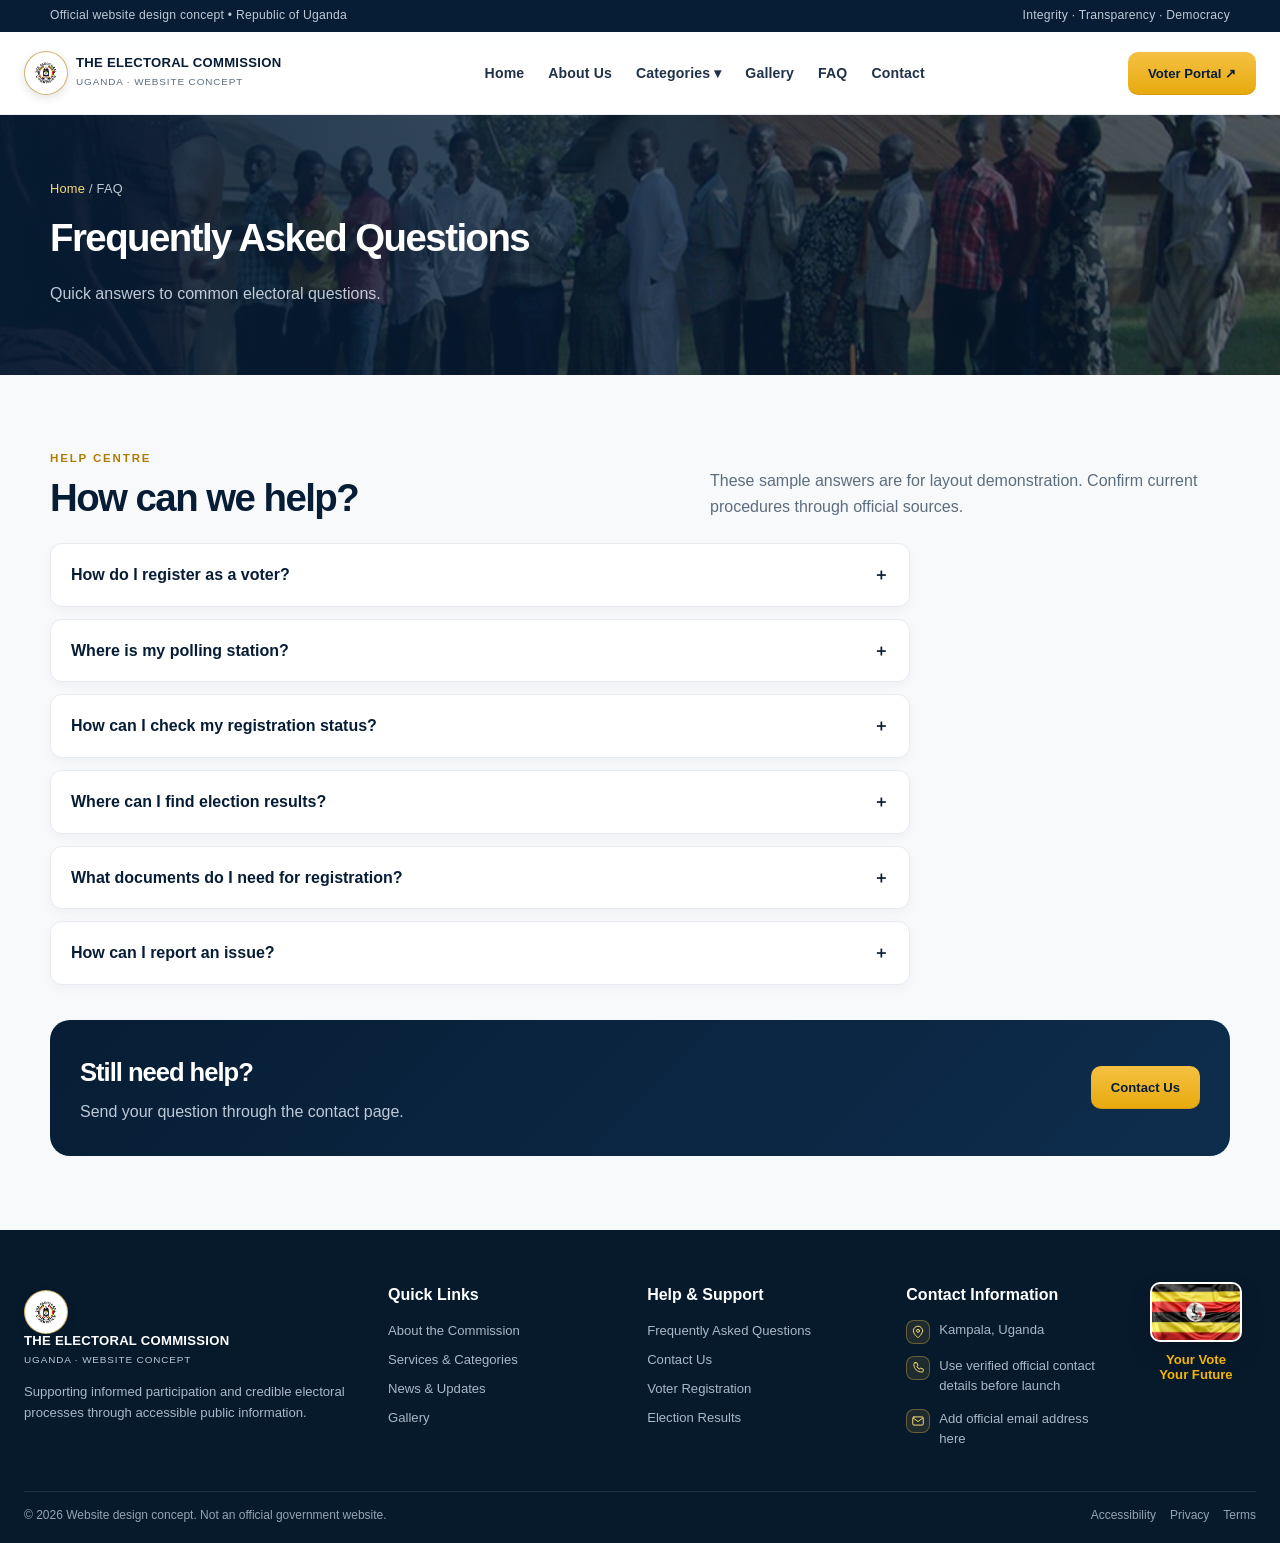
<file: faq.html>
<!doctype html>
<html lang="en">
  <head>
    <meta charset="utf-8" />
    <meta name="viewport" content="width=device-width,initial-scale=1" />
    <meta
      name="description"
      content="Electoral Commission Uganda website design concept"
    />
    <title>FAQ | Electoral Commission Uganda — Concept</title>
    <link rel="stylesheet" href="assets/styles.css" />
  </head>
  <body>
    <div class="topbar">
      <div class="container">
        <span>Official website design concept • Republic of Uganda</span
        ><span>Integrity · Transparency · Democracy</span>
      </div>
    </div>
    <header>
      <div class="container nav-wrap">
        <a
          class="brand"
          href="index.html"
          aria-label="Electoral Commission Uganda home"
          ><img class="brand-logo" src="assets/logo.png" alt="Electoral Commission Uganda logo"><span
            ><strong>THE ELECTORAL COMMISSION</strong
            ><small>UGANDA · WEBSITE CONCEPT</small></span
          ></a
        >
        <button
          class="menu-toggle"
          aria-label="Toggle navigation"
          aria-expanded="false"
        >
          ☰
        </button>
        <nav aria-label="Main navigation">
          <a href="index.html">Home</a><a href="about.html">About Us</a>
          <div class="dropdown">
            <button class="dropbtn" type="button">Categories ▾</button>
            <div class="dropmenu">
              <a href="categories.html#registration">Voter Registration</a
              ><a href="categories.html#elections">Elections</a
              ><a href="categories.html#results">Election Results</a
              ><a href="categories.html#education">Civic Education</a
              ><a href="categories.html#services">Other Services</a>
            </div>
          </div>
          <a href="gallery.html">Gallery</a><a href="faq.html">FAQ</a
          ><a href="contact.html">Contact</a>
        </nav>
        <a class="btn btn-gold nav-cta" href="categories.html#registration"
          >Voter Portal ↗</a
        >
      </div>
    </header>
    <main>
      <section class="page-hero">
        <div class="container">
          <div class="crumb"><a href="index.html">Home</a> / FAQ</div>
          <h1>Frequently Asked Questions</h1>
          <p>Quick answers to common electoral questions.</p>
        </div>
      </section>
      <section class="section">
        <div class="container">
          <div class="section-head">
            <div>
              <div class="kicker">Help centre</div>
              <h2>How can we help?</h2>
            </div>
            <p>
              These sample answers are for layout demonstration. Confirm current
              procedures through official sources.
            </p>
          </div>
          <div class="faq-list">
            <div class="faq-item">
              <button class="faq-q" aria-expanded="false">
                <span>How do I register as a voter?</span><span>＋</span>
              </button>
              <div class="faq-a">
                <p>
                  Check the official Electoral Commission announcements for
                  eligibility, registration periods, and the approved
                  registration process.
                </p>
              </div>
            </div>
            <div class="faq-item">
              <button class="faq-q" aria-expanded="false">
                <span>Where is my polling station?</span><span>＋</span>
              </button>
              <div class="faq-a">
                <p>
                  Use the official voter or polling-station lookup when
                  available, or contact the Commission through verified official
                  channels.
                </p>
              </div>
            </div>
            <div class="faq-item">
              <button class="faq-q" aria-expanded="false">
                <span>How can I check my registration status?</span
                ><span>＋</span>
              </button>
              <div class="faq-a">
                <p>
                  Follow the latest official instructions for checking voter
                  details. Avoid entering personal information on unofficial
                  websites.
                </p>
              </div>
            </div>
            <div class="faq-item">
              <button class="faq-q" aria-expanded="false">
                <span>Where can I find election results?</span><span>＋</span>
              </button>
              <div class="faq-a">
                <p>
                  Refer to official results announcements and publications. This
                  sample site does not publish or verify live results.
                </p>
              </div>
            </div>
            <div class="faq-item">
              <button class="faq-q" aria-expanded="false">
                <span>What documents do I need for registration?</span
                ><span>＋</span>
              </button>
              <div class="faq-a">
                <p>
                  Requirements may depend on the current official process.
                  Confirm the latest guidance from the Commission before
                  visiting a registration centre.
                </p>
              </div>
            </div>
            <div class="faq-item">
              <button class="faq-q" aria-expanded="false">
                <span>How can I report an issue?</span><span>＋</span>
              </button>
              <div class="faq-a">
                <p>
                  Use the verified official contact channels and provide clear
                  details without sharing unnecessary sensitive personal
                  information.
                </p>
              </div>
            </div>
          </div>
          <div class="cta" style="margin-top: 35px">
            <div>
              <h2>Still need help?</h2>
              <p>Send your question through the contact page.</p>
            </div>
            <a class="btn btn-gold" href="contact.html">Contact Us</a>
          </div>
        </div>
      </section>
    </main>
    <footer>
      <div class="container">
        <div class="footer-grid">
          <div>
            <a class="brand" href="index.html"
              ><img class="brand-logo" src="assets/logo.png" alt="Electoral Commission Uganda logo"><span
                ><strong style="color: white">THE ELECTORAL COMMISSION</strong
                ><small style="color: #b9c7d7"
                  >UGANDA · WEBSITE CONCEPT</small
                ></span
              ></a
            >
            <p>
              Supporting informed participation and credible electoral processes
              through accessible public information.
            </p>
          </div>
          <div>
            <div class="footer-title">Quick Links</div>
            <a href="about.html">About the Commission</a
            ><a href="categories.html">Services & Categories</a
            ><a href="news.html">News & Updates</a
            ><a href="gallery.html">Gallery</a>
          </div>
          <div>
            <div class="footer-title">Help & Support</div>
            <a href="faq.html">Frequently Asked Questions</a
            ><a href="contact.html">Contact Us</a
            ><a href="categories.html#registration">Voter Registration</a
            ><a href="categories.html#results">Election Results</a>
          </div>
          <div class="footer-contact-column">
            <div class="footer-contact-copy">
              <div class="footer-title">Contact Information</div>
              <p class="footer-contact-item"><span class="footer-contact-icon" aria-hidden="true"><svg viewBox="0 0 24 24"><path d="M20 10c0 5-8 12-8 12S4 15 4 10a8 8 0 1 1 16 0Z"/><circle cx="12" cy="10" r="2.5"/></svg></span><span>Kampala, Uganda</span></p>
              <p class="footer-contact-item"><span class="footer-contact-icon" aria-hidden="true"><svg viewBox="0 0 24 24"><path d="M7 3h3l2 5-2 1.5a14 14 0 0 0 4.5 4.5L16 12l5 2v3c0 1.1-.9 2-2 2C10.7 19 5 13.3 5 6c0-1.7.6-3 2-3Z"/></svg></span><span>Use verified official contact details before launch</span></p>
              <p class="footer-contact-item"><span class="footer-contact-icon" aria-hidden="true"><svg viewBox="0 0 24 24"><rect x="3" y="5" width="18" height="14" rx="2"/><path d="m4 7 8 6 8-6"/></svg></span><span>Add official email address here</span></p>
            </div>
            <div class="footer-side-cta">
              <img
                class="footer-flag"
                src="assets/flag.png"
                alt="Uganda national flag"
              />
              <div class="footer-strap">Your Vote<br />Your Future</div>
            </div>
          </div>
        </div>
        <div class="footer-bottom">
          <span
            >© 2026 Website design concept. Not an official government
            website.</span
          ><span class="footer-legal-links">
            <a href="policies.html#accessibility">Accessibility</a>
            <a href="policies.html#privacy">Privacy</a>
            <a href="policies.html#terms">Terms</a>
          </span>
        </div>
      </div>
    </footer>
    <script src="assets/script.js"></script>
  </body>
</html>
</file>
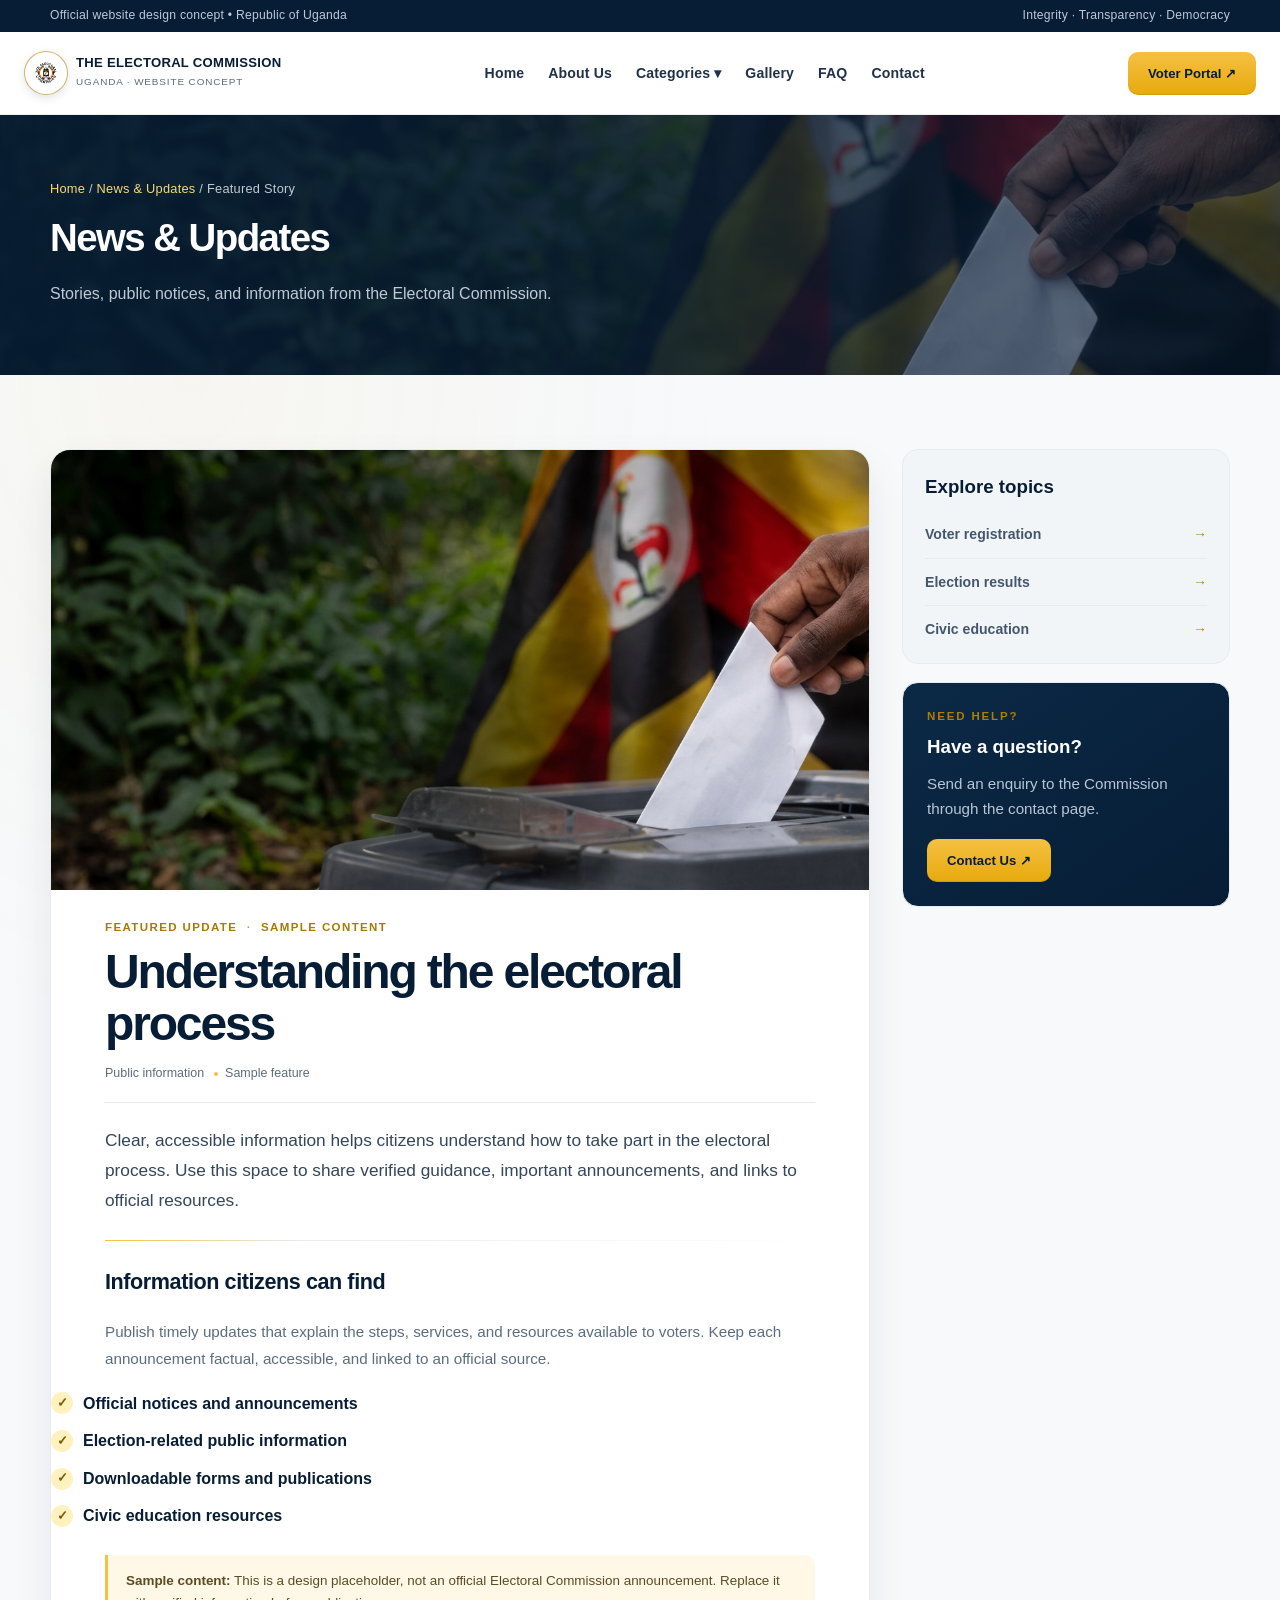
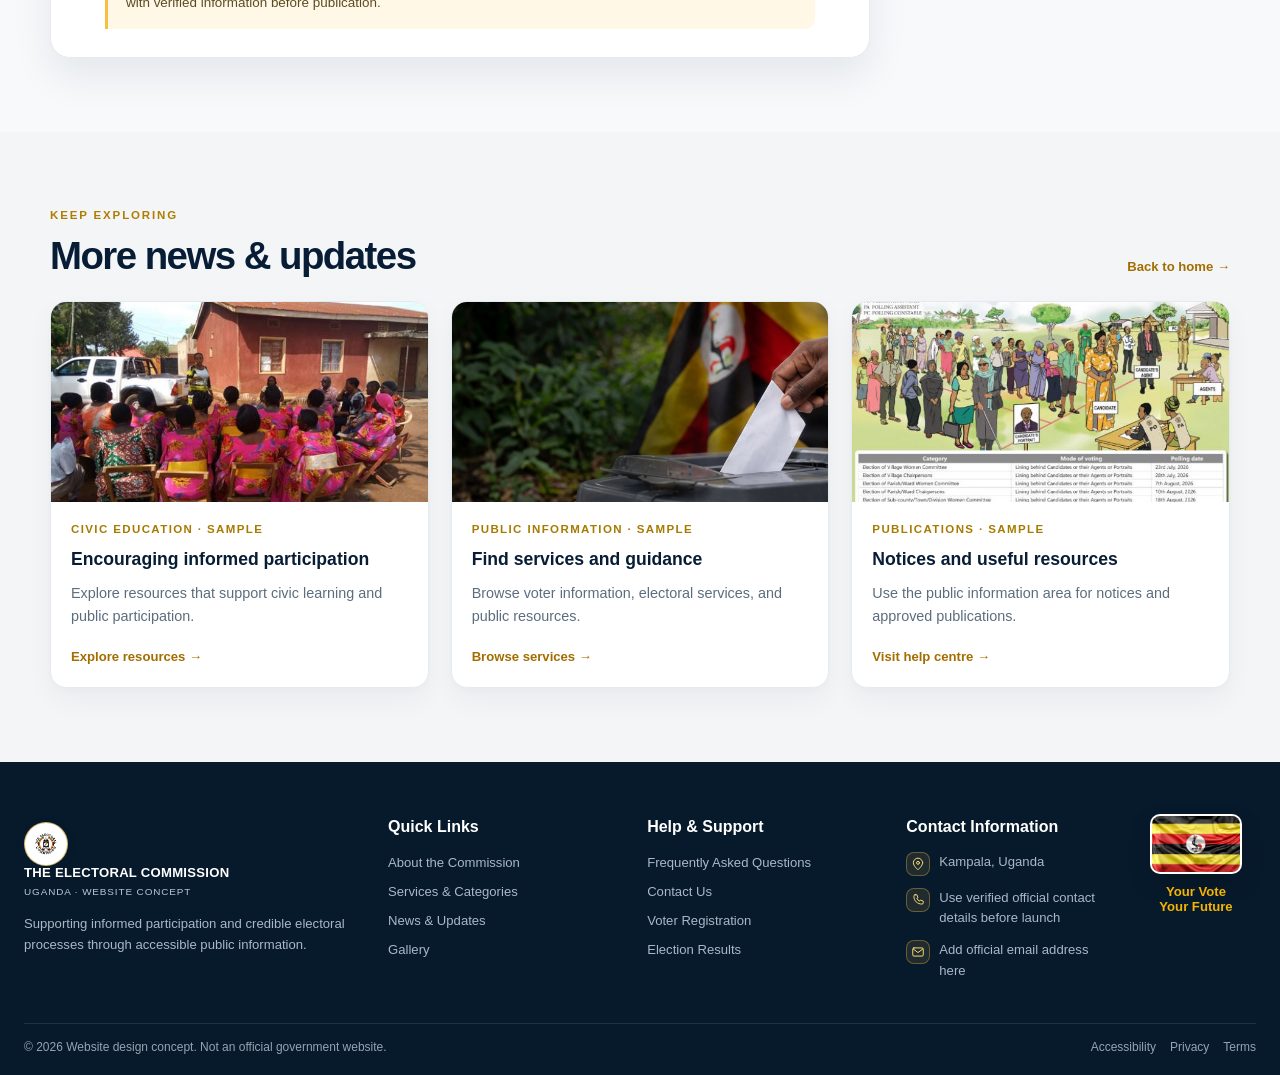
<file: news.html>
<!doctype html>
<html lang="en">
  <head>
    <meta charset="utf-8" />
    <meta name="viewport" content="width=device-width,initial-scale=1" />
    <meta
      name="description"
      content="Electoral Commission Uganda website design concept"
    />
    <title>News & Updates | Electoral Commission Uganda — Concept</title>
    <link rel="stylesheet" href="assets/styles.css" />
  </head>
  <body>
    <div class="topbar">
      <div class="container">
        <span>Official website design concept • Republic of Uganda</span
        ><span>Integrity · Transparency · Democracy</span>
      </div>
    </div>
    <header>
      <div class="container nav-wrap">
        <a
          class="brand"
          href="index.html"
          aria-label="Electoral Commission Uganda home"
          ><img
            class="brand-logo"
            src="assets/logo.png"
            alt="Electoral Commission Uganda logo"
          /><span
            ><strong>THE ELECTORAL COMMISSION</strong
            ><small>UGANDA · WEBSITE CONCEPT</small></span
          ></a
        >
        <button
          class="menu-toggle"
          aria-label="Toggle navigation"
          aria-expanded="false"
        >
          ☰
        </button>
        <nav aria-label="Main navigation">
          <a href="index.html">Home</a><a href="about.html">About Us</a>
          <div class="dropdown">
            <button class="dropbtn" type="button">Categories ▾</button>
            <div class="dropmenu">
              <a href="categories.html#registration">Voter Registration</a
              ><a href="categories.html#elections">Elections</a
              ><a href="categories.html#results">Election Results</a
              ><a href="categories.html#education">Civic Education</a
              ><a href="categories.html#services">Other Services</a>
            </div>
          </div>
          <a href="gallery.html">Gallery</a><a href="faq.html">FAQ</a
          ><a href="contact.html">Contact</a>
        </nav>
        <a class="btn btn-gold nav-cta" href="categories.html#registration"
          >Voter Portal ↗</a
        >
      </div>
    </header>
    <main>
      <section class="page-hero news-hero">
        <div class="container">
          <div class="crumb">
            <a href="index.html">Home</a> /
            <a href="news.html">News & Updates</a> / Featured Story
          </div>
          <h1>News & Updates</h1>
          <p>
            Stories, public notices, and information from the Electoral
            Commission.
          </p>
        </div>
      </section>
      <section class="section news-detail-section">
        <div class="container article-layout">
          <article class="article-content news-article">
            <img
              class="article-cover"
              src="assets/1.JPG"
              alt="A voter placing a ballot in a ballot box"
            />
            <div class="article-heading">
              <div class="meta">
                FEATURED UPDATE <span>·</span> SAMPLE CONTENT
              </div>
              <h2>Understanding the electoral process</h2>
              <div class="article-meta">
                <span>Public information</span><span>Sample feature</span>
              </div>
            </div>
            <p class="article-lead">
              Clear, accessible information helps citizens understand how to
              take part in the electoral process. Use this space to share
              verified guidance, important announcements, and links to official
              resources.
            </p>
            <div class="article-divider"></div>
            <h3>Information citizens can find</h3>
            <p>
              Publish timely updates that explain the steps, services, and
              resources available to voters. Keep each announcement factual,
              accessible, and linked to an official source.
            </p>
            <ul class="checklist">
              <li>Official notices and announcements</li>
              <li>Election-related public information</li>
              <li>Downloadable forms and publications</li>
              <li>Civic education resources</li>
            </ul>
            <div class="editorial-note">
              <strong>Sample content:</strong> This is a design placeholder, not
              an official Electoral Commission announcement. Replace it with
              verified information before publication.
            </div>
          </article>
          <aside class="news-sidebar">
            <div class="sidebox related-topics">
              <h3>Explore topics</h3>
              <a href="categories.html#registration"
                >Voter registration <span>→</span></a
              >
              <a href="categories.html#results"
                >Election results <span>→</span></a
              >
              <a href="categories.html#education"
                >Civic education <span>→</span></a
              >
            </div>
            <div class="sidebox news-help">
              <div class="kicker">Need help?</div>
              <h3>Have a question?</h3>
              <p>Send an enquiry to the Commission through the contact page.</p>
              <a class="btn btn-gold" href="contact.html">Contact Us ↗</a>
            </div>
          </aside>
        </div>
      </section>
      <section class="section section-soft related-news-section">
        <div class="container">
          <div class="section-head">
            <div>
              <div class="kicker">Keep exploring</div>
              <h2>More news & updates</h2>
            </div>
            <a class="text-link" href="index.html">Back to home →</a>
          </div>
          <div class="grid grid-3">
            <article class="card news-card">
              <div
                class="news-img"
                style="background-image: url(&quot;assets/educat.jpg&quot;)"
              ></div>
              <div class="news-body">
                <div class="meta">CIVIC EDUCATION · SAMPLE</div>
                <h3>Encouraging informed participation</h3>
                <p>
                  Explore resources that support civic learning and public
                  participation.
                </p>
                <a class="text-link" href="categories.html#education"
                  >Explore resources →</a
                >
              </div>
            </article>
            <article class="card news-card">
              <div
                class="news-img"
                style="background-image: url(&quot;assets/1.JPG&quot;)"
              ></div>
              <div class="news-body">
                <div class="meta">PUBLIC INFORMATION · SAMPLE</div>
                <h3>Find services and guidance</h3>
                <p>
                  Browse voter information, electoral services, and public
                  resources.
                </p>
                <a class="text-link" href="categories.html"
                  >Browse services →</a
                >
              </div>
            </article>
            <article class="card news-card">
              <div
                class="news-img"
                style="background-image: url(&quot;assets/web-lc.jpg&quot;)"
              ></div>
              <div class="news-body">
                <div class="meta">PUBLICATIONS · SAMPLE</div>
                <h3>Notices and useful resources</h3>
                <p>
                  Use the public information area for notices and approved
                  publications.
                </p>
                <a class="text-link" href="faq.html">Visit help centre →</a>
              </div>
            </article>
          </div>
        </div>
      </section>
    </main>
    <footer>
      <div class="container">
        <div class="footer-grid">
          <div>
            <a class="brand" href="index.html"
              ><img
                class="brand-logo"
                src="assets/logo.png"
                alt="Electoral Commission Uganda logo"
              /><span
                ><strong style="color: white">THE ELECTORAL COMMISSION</strong
                ><small style="color: #b9c7d7"
                  >UGANDA · WEBSITE CONCEPT</small
                ></span
              ></a
            >
            <p>
              Supporting informed participation and credible electoral processes
              through accessible public information.
            </p>
          </div>
          <div>
            <div class="footer-title">Quick Links</div>
            <a href="about.html">About the Commission</a
            ><a href="categories.html">Services & Categories</a
            ><a href="news.html">News & Updates</a
            ><a href="gallery.html">Gallery</a>
          </div>
          <div>
            <div class="footer-title">Help & Support</div>
            <a href="faq.html">Frequently Asked Questions</a
            ><a href="contact.html">Contact Us</a
            ><a href="categories.html#registration">Voter Registration</a
            ><a href="categories.html#results">Election Results</a>
          </div>
          <div class="footer-contact-column">
            <div class="footer-contact-copy">
              <div class="footer-title">Contact Information</div>
              <p class="footer-contact-item"><span class="footer-contact-icon" aria-hidden="true"><svg viewBox="0 0 24 24"><path d="M20 10c0 5-8 12-8 12S4 15 4 10a8 8 0 1 1 16 0Z"/><circle cx="12" cy="10" r="2.5"/></svg></span><span>Kampala, Uganda</span></p>
              <p class="footer-contact-item"><span class="footer-contact-icon" aria-hidden="true"><svg viewBox="0 0 24 24"><path d="M7 3h3l2 5-2 1.5a14 14 0 0 0 4.5 4.5L16 12l5 2v3c0 1.1-.9 2-2 2C10.7 19 5 13.3 5 6c0-1.7.6-3 2-3Z"/></svg></span><span>Use verified official contact details before launch</span></p>
              <p class="footer-contact-item"><span class="footer-contact-icon" aria-hidden="true"><svg viewBox="0 0 24 24"><rect x="3" y="5" width="18" height="14" rx="2"/><path d="m4 7 8 6 8-6"/></svg></span><span>Add official email address here</span></p>
            </div>
            <div class="footer-side-cta">
              <img
                class="footer-flag"
                src="assets/flag.png"
                alt="Uganda national flag"
              />
              <div class="footer-strap">Your Vote<br />Your Future</div>
            </div>
          </div>
        </div>
        <div class="footer-bottom">
          <span
            >© 2026 Website design concept. Not an official government
            website.</span
          ><span class="footer-legal-links">
            <a href="policies.html#accessibility">Accessibility</a>
            <a href="policies.html#privacy">Privacy</a>
            <a href="policies.html#terms">Terms</a>
          </span>
        </div>
      </div>
    </footer>
    <script src="assets/script.js"></script>
  </body>
</html>
</file>
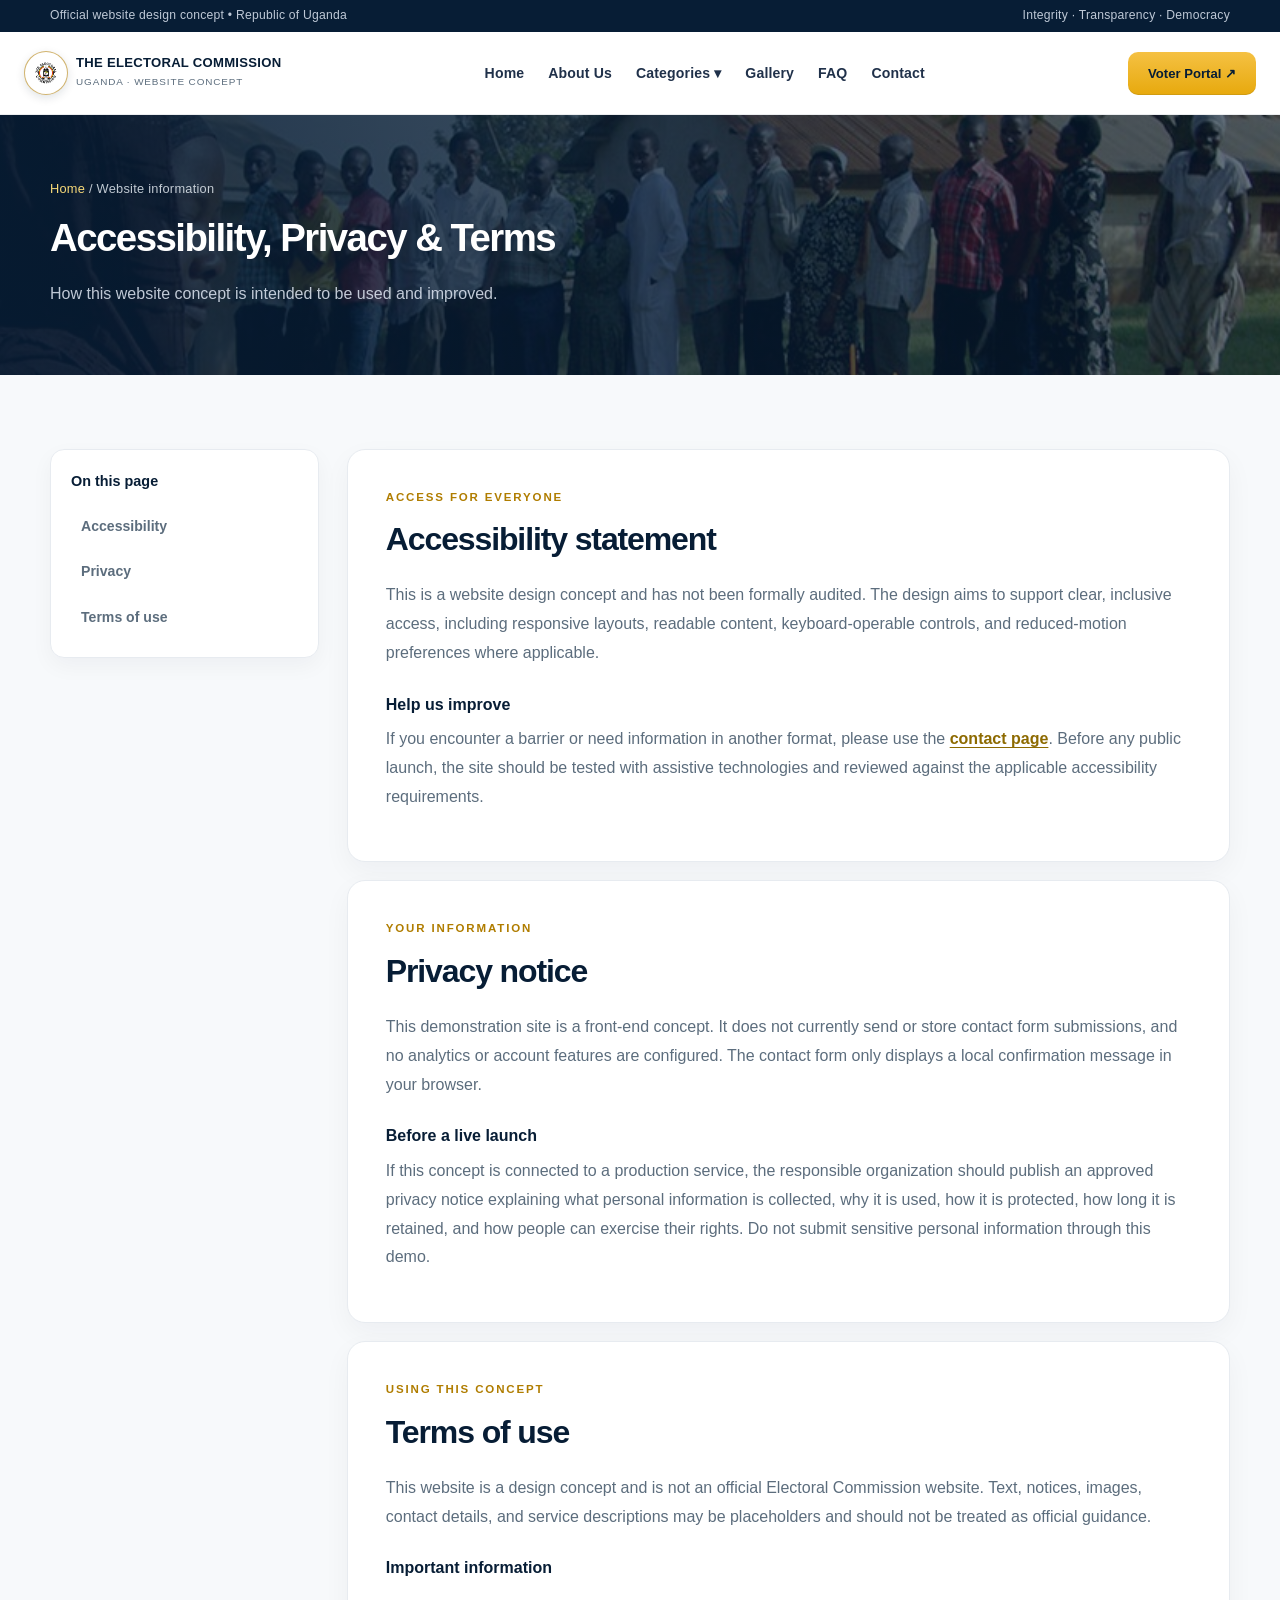
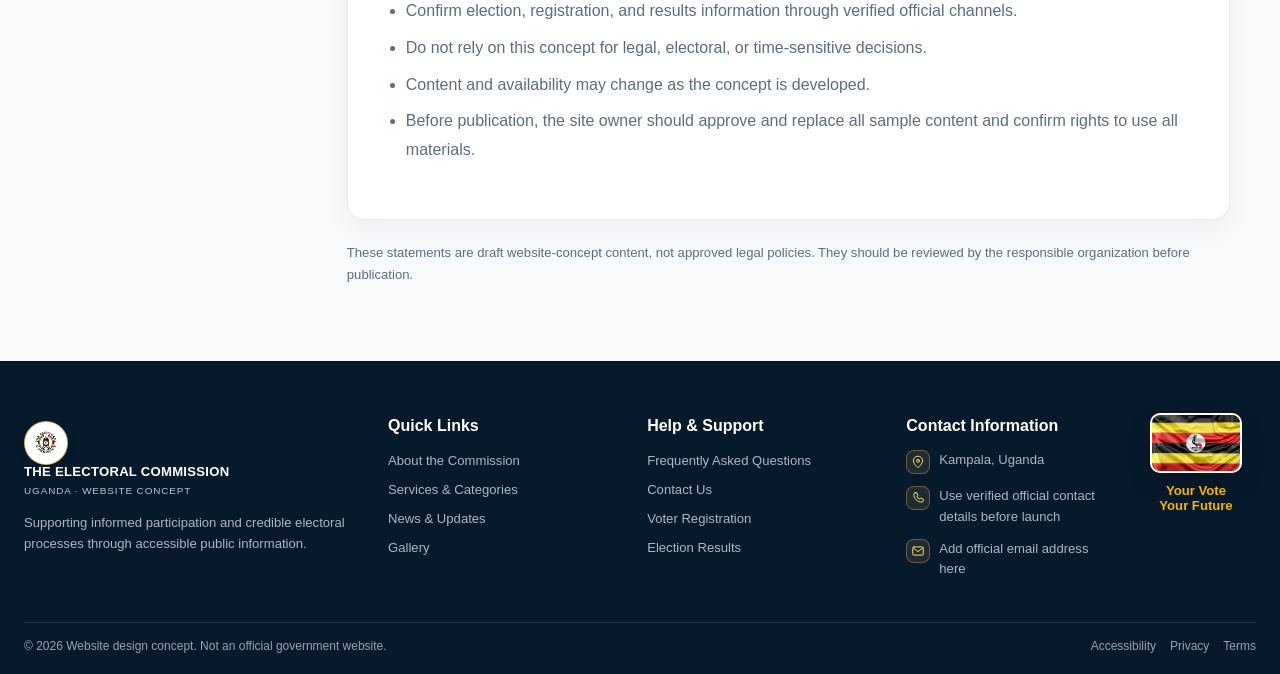
<file: policies.html>
<!doctype html>
<html lang="en">
  <head>
    <meta charset="utf-8" />
    <meta name="viewport" content="width=device-width,initial-scale=1" />
    <meta
      name="description"
      content="Accessibility, privacy, and terms information for the Electoral Commission Uganda website concept."
    />
    <title>Accessibility, Privacy & Terms | Electoral Commission Uganda — Concept</title>
    <link rel="stylesheet" href="assets/styles.css" />
  </head>
  <body>
    <div class="topbar">
      <div class="container">
        <span>Official website design concept • Republic of Uganda</span>
        <span>Integrity · Transparency · Democracy</span>
      </div>
    </div>
    <header>
      <div class="container nav-wrap">
        <a class="brand" href="index.html" aria-label="Electoral Commission Uganda home">
          <img class="brand-logo" src="assets/logo.png" alt="Electoral Commission Uganda logo" />
          <span><strong>THE ELECTORAL COMMISSION</strong><small>UGANDA · WEBSITE CONCEPT</small></span>
        </a>
        <button class="menu-toggle" aria-label="Toggle navigation" aria-expanded="false">☰</button>
        <nav aria-label="Main navigation">
          <a href="index.html">Home</a>
          <a href="about.html">About Us</a>
          <div class="dropdown">
            <button class="dropbtn" type="button">Categories ▾</button>
            <div class="dropmenu">
              <a href="categories.html#registration">Voter Registration</a>
              <a href="categories.html#elections">Elections</a>
              <a href="categories.html#results">Election Results</a>
              <a href="categories.html#education">Civic Education</a>
              <a href="categories.html#services">Other Services</a>
            </div>
          </div>
          <a href="gallery.html">Gallery</a>
          <a href="faq.html">FAQ</a>
          <a href="contact.html">Contact</a>
        </nav>
        <a class="btn btn-gold nav-cta" href="categories.html#registration">Voter Portal ↗</a>
      </div>
    </header>
    <main>
      <section class="page-hero">
        <div class="container">
          <div class="crumb"><a href="index.html">Home</a> / Website information</div>
          <h1>Accessibility, Privacy & Terms</h1>
          <p>How this website concept is intended to be used and improved.</p>
        </div>
      </section>
      <section class="section policies-section">
        <div class="container policies-layout">
          <aside class="policies-nav" aria-label="On this page">
            <strong>On this page</strong>
            <a href="#accessibility">Accessibility</a>
            <a href="#privacy">Privacy</a>
            <a href="#terms">Terms of use</a>
          </aside>
          <div class="policies-content">
            <section class="policy-card" id="accessibility">
              <div class="kicker">Access for everyone</div>
              <h2>Accessibility statement</h2>
              <p>This is a website design concept and has not been formally audited. The design aims to support clear, inclusive access, including responsive layouts, readable content, keyboard-operable controls, and reduced-motion preferences where applicable.</p>
              <h3>Help us improve</h3>
              <p>If you encounter a barrier or need information in another format, please use the <a href="contact.html">contact page</a>. Before any public launch, the site should be tested with assistive technologies and reviewed against the applicable accessibility requirements.</p>
            </section>
            <section class="policy-card" id="privacy">
              <div class="kicker">Your information</div>
              <h2>Privacy notice</h2>
              <p>This demonstration site is a front-end concept. It does not currently send or store contact form submissions, and no analytics or account features are configured. The contact form only displays a local confirmation message in your browser.</p>
              <h3>Before a live launch</h3>
              <p>If this concept is connected to a production service, the responsible organization should publish an approved privacy notice explaining what personal information is collected, why it is used, how it is protected, how long it is retained, and how people can exercise their rights. Do not submit sensitive personal information through this demo.</p>
            </section>
            <section class="policy-card" id="terms">
              <div class="kicker">Using this concept</div>
              <h2>Terms of use</h2>
              <p>This website is a design concept and is not an official Electoral Commission website. Text, notices, images, contact details, and service descriptions may be placeholders and should not be treated as official guidance.</p>
              <h3>Important information</h3>
              <ul>
                <li>Confirm election, registration, and results information through verified official channels.</li>
                <li>Do not rely on this concept for legal, electoral, or time-sensitive decisions.</li>
                <li>Content and availability may change as the concept is developed.</li>
                <li>Before publication, the site owner should approve and replace all sample content and confirm rights to use all materials.</li>
              </ul>
            </section>
            <p class="policy-disclaimer">These statements are draft website-concept content, not approved legal policies. They should be reviewed by the responsible organization before publication.</p>
          </div>
        </div>
      </section>
    </main>
    <footer>
      <div class="container">
        <div class="footer-grid">
          <div>
            <a class="brand" href="index.html">
              <img class="brand-logo" src="assets/logo.png" alt="Electoral Commission Uganda logo" />
              <span><strong style="color:white">THE ELECTORAL COMMISSION</strong><small style="color:#b9c7d7">UGANDA · WEBSITE CONCEPT</small></span>
            </a>
            <p>Supporting informed participation and credible electoral processes through accessible public information.</p>
          </div>
          <div>
            <div class="footer-title">Quick Links</div>
            <a href="about.html">About the Commission</a>
            <a href="categories.html">Services & Categories</a>
            <a href="news.html">News & Updates</a>
            <a href="gallery.html">Gallery</a>
          </div>
          <div>
            <div class="footer-title">Help & Support</div>
            <a href="faq.html">Frequently Asked Questions</a>
            <a href="contact.html">Contact Us</a>
            <a href="categories.html#registration">Voter Registration</a>
            <a href="categories.html#results">Election Results</a>
          </div>
          <div class="footer-contact-column">
            <div class="footer-contact-copy">
              <div class="footer-title">Contact Information</div>
              <p class="footer-contact-item"><span class="footer-contact-icon" aria-hidden="true"><svg viewBox="0 0 24 24"><path d="M20 10c0 5-8 12-8 12S4 15 4 10a8 8 0 1 1 16 0Z"/><circle cx="12" cy="10" r="2.5"/></svg></span><span>Kampala, Uganda</span></p>
              <p class="footer-contact-item"><span class="footer-contact-icon" aria-hidden="true"><svg viewBox="0 0 24 24"><path d="M7 3h3l2 5-2 1.5a14 14 0 0 0 4.5 4.5L16 12l5 2v3c0 1.1-.9 2-2 2C10.7 19 5 13.3 5 6c0-1.7.6-3 2-3Z"/></svg></span><span>Use verified official contact details before launch</span></p>
              <p class="footer-contact-item"><span class="footer-contact-icon" aria-hidden="true"><svg viewBox="0 0 24 24"><rect x="3" y="5" width="18" height="14" rx="2"/><path d="m4 7 8 6 8-6"/></svg></span><span>Add official email address here</span></p>
            </div>
            <div class="footer-side-cta">
              <img class="footer-flag" src="assets/flag.png" alt="Uganda national flag" />
              <div class="footer-strap">Your Vote<br />Your Future</div>
            </div>
          </div>
        </div>
        <div class="footer-bottom">
          <span>© 2026 Website design concept. Not an official government website.</span>
          <span class="footer-legal-links">
            <a href="policies.html#accessibility">Accessibility</a>
            <a href="policies.html#privacy">Privacy</a>
            <a href="policies.html#terms">Terms</a>
          </span>
        </div>
      </div>
    </footer>
    <script src="assets/script.js"></script>
  </body>
</html>
</file>
<file: assets/styles.css>
:root {
  --navy: #071d35;
  --navy-2: #0e2d4d;
  --navy-3: #103a5b;
  --gold: #f5c143;
  --gold-2: #f7d978;
  --ink: #1f2c3e;
  --muted: #5c6d7d;
  --pale: #f3f5f7;
  --white: #ffffff;
  --line: #e7ebf0;
  --radius: 18px;
  --shadow: 0 18px 40px rgba(7, 29, 53, 0.08);
}

* {
  box-sizing: border-box;
}
html {
  scroll-behavior: smooth;
}
body {
  margin: 0;
  font-family: Inter, Arial, Helvetica, sans-serif;
  color: var(--ink);
  line-height: 1.6;
  background: #f7f9fb;
}
img {
  display: block;
  max-width: 100%;
}
a {
  color: inherit;
  text-decoration: none;
}
button,
input,
textarea,
select {
  font: inherit;
}
.container {
  width: min(1180px, calc(100% - 40px));
  margin: 0 auto;
}

.topbar {
  background: var(--navy);
  color: rgba(236, 244, 255, 0.8);
  font-size: 0.76rem;
  letter-spacing: 0.02em;
}
.topbar .container {
  display: flex;
  align-items: center;
  justify-content: space-between;
  gap: 18px;
  min-height: 32px;
  flex-wrap: wrap;
}

header {
  position: sticky;
  top: 0;
  z-index: 50;
  background: rgba(255, 255, 255, 0.92);
  backdrop-filter: blur(8px);
  border-bottom: 1px solid rgba(7, 29, 53, 0.08);
}
header .container {
  width: 100%;
  max-width: none;
  padding: 0 24px;
}
.nav-wrap {
  display: flex;
  align-items: center;
  justify-content: space-between;
  gap: 18px;
  min-height: 82px;
}
.brand {
  display: inline-flex;
  align-items: center;
  gap: 11px;
  min-width: 210px;
  gap: 8px;
}
.seal {
  display: none;
}
.brand-logo {
  width: 44px;
  height: 44px;
  object-fit: contain;
  display: block;
  flex: 0 0 44px;
  border: 1px solid rgba(185, 139, 32, 0.65);
  border-radius: 50%;
  background: #fff;
  box-shadow: 0 3px 10px rgba(7, 29, 53, 0.12);
}
.brand strong {
  display: block;
  font-size: 0.82rem;
  line-height: 1.08;
  letter-spacing: 0.02em;
  color: var(--navy);
}
.brand small {
  display: block;
  margin-top: 4px;
  font-size: 0.62rem;
  letter-spacing: 0.09em;
  color: var(--muted);
  text-transform: uppercase;
}

nav {
  display: flex;
  align-items: center;
  gap: 24px;
  font-size: 0.88rem;
  color: var(--ink);
  font-weight: 700;
}
nav a,
.dropbtn {
  color: #20314a;
  letter-spacing: 0.01em;
}
nav a:hover,
.dropbtn:hover,
nav a.active {
  color: var(--gold);
}
.dropdown {
  position: relative;
}
.dropbtn {
  border: 0;
  background: transparent;
  padding: 0;
  cursor: pointer;
  font-weight: 700;
}
.dropmenu {
  position: absolute;
  left: 0;
  top: calc(100% + 12px);
  width: 220px;
  background: #fff;
  border: 1px solid var(--line);
  border-radius: 12px;
  box-shadow: var(--shadow);
  display: none;
  padding: 8px;
}
.dropmenu a {
  display: block;
  padding: 9px 10px;
  border-radius: 8px;
  color: #1c2d42;
}
.dropmenu a:hover {
  background: #fff5d9;
}
.dropdown:hover .dropmenu,
.dropdown:focus-within .dropmenu {
  display: block;
}

.btn {
  display: inline-flex;
  align-items: center;
  justify-content: center;
  gap: 8px;
  border: 0;
  border-radius: 10px;
  padding: 11px 20px;
  font-size: 0.82rem;
  font-weight: 800;
  cursor: pointer;
  transition:
    transform 0.2s ease,
    filter 0.2s ease;
}
.btn:hover {
  transform: translateY(-1px);
  filter: brightness(1.02);
}
.btn-gold {
  background: linear-gradient(180deg, var(--gold), #e7a90d);
  color: var(--navy);
  box-shadow: inset 0 -1px 0 rgba(7, 29, 53, 0.1);
}
.btn-outline {
  border: 1px solid rgba(255, 255, 255, 0.5);
  background: rgba(255, 255, 255, 0.04);
  color: #fff;
}
.btn-navy {
  background: var(--navy);
  color: #fff;
}

.menu-toggle {
  display: none;
  background: none;
  border: 0;
  font-size: 1.8rem;
  color: var(--navy);
  padding: 6px 8px;
}

.hero {
  position: relative;
  background:
    linear-gradient(
      90deg,
      rgba(7, 29, 53, 0.88) 0%,
      rgba(7, 29, 53, 0.72) 30%,
      rgba(7, 29, 53, 0.28) 62%,
      rgba(7, 29, 53, 0.1) 100%
    ),
    url("1.JPG") center/cover no-repeat;
  min-height: 560px;
  display: flex;
  align-items: center;
}
.hero-content {
  max-width: 600px;
  padding: 72px 0;
  color: #fff;
}
.eyebrow {
  font-size: 0.7rem;
  letter-spacing: 0.16em;
  text-transform: uppercase;
  color: var(--gold-2);
  font-weight: 800;
}
.hero h1 {
  margin: 18px 0 18px;
  font-size: clamp(2.5rem, 5vw, 4.2rem);
  line-height: 1.06;
  letter-spacing: -0.06em;
  color: #fff;
}
.hero p {
  max-width: 560px;
  margin: 0;
  color: rgba(244, 250, 255, 0.82);
  font-size: 1.05rem;
}
.hero-actions {
  display: flex;
  flex-wrap: wrap;
  gap: 12px;
  margin-top: 26px;
}

.page-hero {
  position: relative;
  overflow: hidden;
  padding: 64px 0 52px;
  background:
    linear-gradient(90deg, rgba(7, 29, 53, 0.9), rgba(7, 29, 53, 0.62)),
    url(cover.jpg) center/cover no-repeat;
  color: #fff;
}
.page-hero h1 {
  margin: 8px 0 0;
  font-size: clamp(2.1rem, 3vw, 3rem);
  letter-spacing: -0.04em;
}
.page-hero p {
  margin-top: 12px;
  color: rgba(236, 244, 255, 0.8);
}
.crumb {
  font-size: 0.8rem;
  letter-spacing: 0.02em;
  color: rgba(244, 250, 255, 0.78);
}
.crumb a {
  color: var(--gold-2);
}

.section {
  padding: 74px 0;
}
.section-soft {
  background: var(--pale);
}
.section-head {
  display: flex;
  justify-content: space-between;
  align-items: end;
  gap: 20px;
  margin-bottom: 24px;
}
.section-head h2,
.split h2,
.card h2,
.article-content h2 {
  font-size: clamp(1.8rem, 3vw, 2.5rem);
  line-height: 1.1;
  letter-spacing: -0.04em;
  margin: 10px 0 0;
  color: var(--navy);
}
.section-head p {
  margin: 0;
  max-width: 520px;
  color: var(--muted);
}
.kicker {
  font-size: 0.72rem;
  letter-spacing: 0.16em;
  text-transform: uppercase;
  color: #b07d00;
  font-weight: 800;
}

.grid {
  display: grid;
  gap: 22px;
}
.grid-4 {
  grid-template-columns: repeat(4, minmax(0, 1fr));
}
.grid-3 {
  grid-template-columns: repeat(3, minmax(0, 1fr));
}
.grid-2 {
  grid-template-columns: repeat(2, minmax(0, 1fr));
}

.card {
  position: relative;
  display: flex;
  flex-direction: column;
  min-width: 0;
  overflow: hidden;
  background: var(--white);
  border: 1px solid #e4eaf0;
  border-radius: 16px;
  box-shadow:
    0 3px 8px rgba(7, 29, 53, 0.025),
    0 12px 28px rgba(7, 29, 53, 0.045);
  padding: 24px;
  transition:
    transform 0.24s ease,
    box-shadow 0.24s ease,
    border-color 0.24s ease;
}
.card:not(.news-card)::before {
  content: "";
  position: absolute;
  inset: 0 0 auto;
  height: 3px;
  background: linear-gradient(90deg, var(--gold), rgba(245, 193, 67, 0.12));
  opacity: 0.85;
}
.card:hover,
.card:focus-within {
  transform: translateY(-5px);
  border-color: rgba(201, 156, 49, 0.42);
  box-shadow:
    0 8px 18px rgba(7, 29, 53, 0.06),
    0 20px 42px rgba(7, 29, 53, 0.11);
}
.card h3 {
  margin: 0 0 10px;
  font-size: 1.04rem;
  line-height: 1.35;
  color: var(--navy);
}
.card p,
.article-content p,
.sidebox p {
  margin: 0;
  color: var(--muted);
  font-size: 0.95rem;
}
.iconbox {
  position: relative;
  isolation: isolate;
  width: 54px;
  height: 54px;
  flex: 0 0 54px;
  border: 1px solid rgba(197, 145, 20, 0.28);
  border-radius: 17px;
  display: grid;
  place-items: center;
  background: linear-gradient(145deg, #fffdf7, #fff4d2);
  color: #9b7108;
  margin-bottom: 18px;
  box-shadow:
    inset 0 1px 0 #fff,
    0 7px 16px rgba(170, 123, 0, 0.1);
  transition:
    transform 0.24s ease,
    background 0.24s ease;
}
.iconbox::before {
  content: "";
  position: absolute;
  z-index: -1;
  inset: -5px;
  border: 1px solid rgba(210, 165, 45, 0.25);
  border-radius: 21px;
  animation: icon-halo 3.2s ease-in-out infinite;
}
.iconbox::after {
  content: "";
  position: absolute;
  top: 8px;
  right: 8px;
  width: 5px;
  height: 5px;
  border-radius: 50%;
  background: var(--gold);
  box-shadow: 0 0 0 3px rgba(245, 193, 67, 0.16);
  animation: icon-spark 2.4s ease-in-out infinite;
}
.iconbox svg {
  width: 30px;
  height: 30px;
  overflow: visible;
  fill: none;
  stroke: currentColor;
  stroke-width: 1.8;
  stroke-linecap: round;
  stroke-linejoin: round;
  animation: icon-draw 1s ease-out both;
}
.card:hover .iconbox,
.card:focus-within .iconbox {
  transform: translateY(-3px);
  background: linear-gradient(145deg, #fff9e6, #ffebac);
  box-shadow:
    inset 0 1px 0 #fff,
    0 10px 22px rgba(170, 123, 0, 0.18);
}
.card:hover .iconbox svg,
.card:focus-within .iconbox svg {
  animation: icon-float 1.5s ease-in-out infinite;
}
@keyframes icon-halo {
  0%,
  100% {
    transform: scale(0.97);
    opacity: 0.45;
  }
  50% {
    transform: scale(1.06);
    opacity: 1;
  }
}
@keyframes icon-spark {
  0%,
  100% {
    opacity: 0.65;
    transform: scale(0.85);
  }
  50% {
    opacity: 1;
    transform: scale(1.2);
  }
}
@keyframes icon-draw {
  from {
    opacity: 0;
    transform: scale(0.8);
  }
  to {
    opacity: 1;
    transform: scale(1);
  }
}
@keyframes icon-float {
  0%,
  100% {
    transform: translateY(0);
  }
  50% {
    transform: translateY(-2px);
  }
}
@media (prefers-reduced-motion: reduce) {
  .iconbox::before,
  .iconbox::after,
  .iconbox svg {
    animation: none;
  }
}
.text-link {
  display: inline-block;
  margin-top: auto;
  padding-top: 18px;
  color: #a36d00;
  font-weight: 800;
  font-size: 0.82rem;
  transition: color 0.2s ease;
}
.text-link:hover {
  color: var(--navy);
}

.stats {
  position: relative;
  overflow: hidden;
  background: var(--navy);
  color: #fff;
  padding: 0;
}
.stats::before {
  content: "";
  position: absolute;
  inset: 0;
  pointer-events: none;
  background:
    radial-gradient(
      ellipse at 50% -60%,
      rgba(245, 193, 67, 0.17),
      transparent 65%
    ),
    linear-gradient(
      110deg,
      transparent 20%,
      rgba(255, 255, 255, 0.025) 50%,
      transparent 80%
    );
}
.stats-grid {
  position: relative;
  display: grid;
  grid-template-columns: repeat(4, minmax(0, 1fr));
  gap: 0;
}
.stat {
  position: relative;
  text-align: center;
  padding: 34px 18px;
  border-right: 1px solid rgba(255, 255, 255, 0.12);
  transition:
    background-color 0.25s ease,
    transform 0.25s ease;
}
.stat::after {
  content: "";
  position: absolute;
  bottom: 0;
  left: 50%;
  width: 34px;
  height: 2px;
  border-radius: 2px;
  background: var(--gold);
  transform: translateX(-50%) scaleX(0.55);
  transform-origin: center;
  transition:
    width 0.25s ease,
    transform 0.25s ease,
    box-shadow 0.25s ease;
}
.stat:hover {
  z-index: 1;
  background: rgba(255, 255, 255, 0.045);
  transform: translateY(-3px);
}
.stat:hover::after {
  width: 54px;
  transform: translateX(-50%) scaleX(1);
  box-shadow: 0 0 14px rgba(245, 193, 67, 0.6);
}
.stat:last-child {
  border-right: 0;
}
.stat strong {
  display: block;
  color: var(--gold);
  font-size: 1.5rem;
  letter-spacing: -0.04em;
  transition:
    color 0.25s ease,
    text-shadow 0.25s ease,
    transform 0.25s ease;
}
.stat:hover strong {
  color: #ffdc79;
  text-shadow: 0 0 18px rgba(245, 193, 67, 0.28);
  transform: scale(1.08);
}
.stat span {
  display: block;
  margin-top: 8px;
  color: rgba(234, 244, 255, 0.78);
  font-size: 0.8rem;
  transition:
    color 0.25s ease,
    letter-spacing 0.25s ease;
}
.stat:hover span {
  color: #fff;
  letter-spacing: 0.015em;
}
.stats.is-observed:not(.is-visible) .stat {
  opacity: 0;
  transform: translateY(18px);
}
.stats.is-visible .stat {
  animation: stat-reveal 0.7s cubic-bezier(0.2, 0.75, 0.25, 1) both;
}
.stats.is-visible .stat:nth-child(2) {
  animation-delay: 0.1s;
}
.stats.is-visible .stat:nth-child(3) {
  animation-delay: 0.2s;
}
.stats.is-visible .stat:nth-child(4) {
  animation-delay: 0.3s;
}
@keyframes stat-reveal {
  from {
    opacity: 0;
    transform: translateY(18px);
  }
  to {
    opacity: 1;
    transform: translateY(0);
  }
}
@media (prefers-reduced-motion: reduce) {
  .stat,
  .stat::after,
  .stat strong,
  .stat span {
    transition: none;
  }
  .stats.is-observed:not(.is-visible) .stat {
    opacity: 1;
    transform: none;
  }
  .stats.is-visible .stat {
    animation: none;
  }
}

.split {
  display: grid;
  grid-template-columns: 1fr 1fr;
  gap: 42px;
  align-items: center;
}
.office-img {
  min-height: 430px;
  background:
    linear-gradient(140deg, rgba(7, 29, 53, 0.1), rgba(7, 29, 53, 0.2)),
    url("office.jpg") center/cover no-repeat;
  border-radius: 22px;
  box-shadow: var(--shadow);
}
.checklist {
  list-style: none;
  padding: 0;
  margin: 18px 0 24px;
}
.checklist li {
  display: flex;
  align-items: center;
  gap: 10px;
  color: var(--navy);
  font-weight: 600;
  margin-bottom: 12px;
}
.checklist li::before {
  content: "✓";
  display: grid;
  place-items: center;
  width: 22px;
  height: 22px;
  border-radius: 50%;
  background: #fff2bf;
  color: #7a5b00;
  font-size: 0.8rem;
  font-weight: 900;
}

.news-card {
  overflow: hidden;
  padding: 0;
}
.news-img {
  height: 200px;
  background-size: cover;
  background-position: center;
  transition: transform 0.35s ease;
}
.news-card:hover .news-img,
.news-card:focus-within .news-img {
  transform: scale(1.035);
}
.news-body {
  display: flex;
  flex: 1;
  flex-direction: column;
  padding: 18px 20px 20px;
}
.meta {
  font-size: 0.72rem;
  font-weight: 800;
  letter-spacing: 0.12em;
  text-transform: uppercase;
  color: #a77b00;
}
.news-body h3 {
  margin: 10px 0;
  color: var(--navy);
  font-size: 1.1rem;
}
.news-body p {
  margin: 0;
  color: var(--muted);
  font-size: 0.9rem;
}

.cta {
  display: flex;
  justify-content: space-between;
  align-items: center;
  gap: 20px;
  background: linear-gradient(135deg, var(--navy), var(--navy-2));
  border-radius: 20px;
  padding: 32px 30px;
  color: #fff;
}
.cta h2 {
  margin: 0 0 6px;
  font-size: clamp(1.6rem, 2vw, 2.3rem);
  letter-spacing: -0.04em;
}
.cta p {
  margin: 0;
  color: rgba(235, 244, 255, 0.8);
}

footer {
  background: #071a2c;
  color: #d7e4f2;
  padding: 52px 0 18px;
  width: 100%;
}
footer .container {
  width: 100%;
  max-width: none;
  padding: 0 24px;
}
.footer-flag-wrap {
  display: flex;
  justify-content: flex-end;
  margin-bottom: 18px;
}
.footer-flag {
  width: 92px;
  height: 60px;
  border-radius: 10px;
  border: 2px solid rgba(255, 255, 255, 0.7);
  object-fit: cover;
  box-shadow: 0 10px 22px rgba(0, 0, 0, 0.18);
  display: block;
  background: #fff;
}
.footer-contact-column {
  display: flex;
  justify-content: space-between;
  align-items: flex-start;
  gap: 18px;
  min-height: 100%;
}
.footer-contact-copy {
  flex: 1;
}
.footer-contact-copy p.footer-contact-item {
  display: flex;
  align-items: flex-start;
  gap: 9px;
  margin: 0 0 12px;
  line-height: 1.55;
}
.footer-contact-icon {
  display: inline-grid;
  flex: 0 0 24px;
  width: 24px;
  height: 24px;
  place-items: center;
  border: 1px solid rgba(245, 193, 67, 0.34);
  border-radius: 8px;
  background: rgba(245, 193, 67, 0.1);
  color: var(--gold-2);
  transition:
    color 0.2s ease,
    background-color 0.2s ease,
    border-color 0.2s ease,
    transform 0.2s ease;
}
.footer-contact-icon svg {
  width: 14px;
  height: 14px;
  fill: none;
  stroke: currentColor;
  stroke-width: 1.7;
  stroke-linecap: round;
  stroke-linejoin: round;
}
.footer-contact-item:hover .footer-contact-icon {
  transform: translateY(-1px);
  border-color: rgba(245, 193, 67, 0.75);
  background: rgba(245, 193, 67, 0.2);
  color: #fff;
}
.footer-side-cta {
  display: flex;
  flex-direction: column;
  align-items: center;
  justify-content: flex-start;
  min-width: 120px;
  margin-left: auto;
}
.footer-strap {
  margin-top: 10px;
  color: #f4b400;
  font-weight: 800;
  text-align: center;
  line-height: 1.15;
  font-size: 0.82rem;
}
.footer-grid {
  display: grid;
  grid-template-columns: 1.45fr 1fr 1fr 1.5fr;
  gap: 26px;
  align-items: start;
}
.footer-grid p,
.footer-grid a {
  color: rgba(215, 228, 242, 0.78);
  font-size: 0.82rem;
}
.footer-grid a {
  display: block;
  margin: 8px 0;
}
.footer-grid a:hover {
  color: var(--gold-2);
}
.footer-title {
  margin-bottom: 12px;
  color: #fff;
  font-weight: 800;
}
.footer-bottom {
  margin-top: 30px;
  padding-top: 14px;
  border-top: 1px solid rgba(255, 255, 255, 0.1);
  display: flex;
  justify-content: space-between;
  gap: 18px;
  flex-wrap: wrap;
  color: rgba(215, 228, 242, 0.68);
  font-size: 0.75rem;
}
.footer-legal-links {
  display: inline-flex;
  flex-wrap: wrap;
  gap: 14px;
}
.footer-bottom .footer-legal-links a {
  color: inherit;
  text-decoration: none;
  transition: color 0.2s ease;
}
.footer-bottom .footer-legal-links a:hover,
.footer-bottom .footer-legal-links a:focus-visible {
  color: var(--gold-2);
  text-decoration: underline;
  text-underline-offset: 3px;
}
.policies-section {
  background: #f7f9fb;
}
.policies-layout {
  display: grid;
  grid-template-columns: minmax(190px, 0.7fr) minmax(0, 2.3fr);
  align-items: start;
  gap: 28px;
}
.policies-nav {
  position: sticky;
  top: 112px;
  display: flex;
  flex-direction: column;
  gap: 5px;
  padding: 20px;
  border: 1px solid var(--line);
  border-radius: 14px;
  background: #fff;
  box-shadow: 0 8px 22px rgba(7, 29, 53, 0.045);
}
.policies-nav strong {
  margin-bottom: 8px;
  color: var(--navy);
  font-size: 0.9rem;
}
.policies-nav a {
  padding: 9px 10px;
  border-radius: 8px;
  color: var(--muted);
  font-size: 0.88rem;
  font-weight: 700;
}
.policies-nav a:hover,
.policies-nav a:focus-visible {
  background: #fff6df;
  color: #8d6a00;
}
.policies-content {
  display: grid;
  gap: 18px;
}
.policy-card {
  scroll-margin-top: 110px;
  padding: clamp(22px, 4vw, 38px);
  border: 1px solid var(--line);
  border-radius: 18px;
  background: #fff;
  box-shadow: 0 10px 28px rgba(7, 29, 53, 0.045);
}
.policy-card h2 {
  margin: 8px 0 16px;
  color: var(--navy);
  font-size: clamp(1.55rem, 2.5vw, 2rem);
  letter-spacing: -0.035em;
}
.policy-card h3 {
  margin: 24px 0 8px;
  color: var(--navy);
  font-size: 1rem;
}
.policy-card p,
.policy-card li {
  color: var(--muted);
  line-height: 1.8;
}
.policy-card p {
  margin: 0 0 12px;
}
.policy-card a {
  color: #8d6a00;
  font-weight: 700;
  text-decoration: underline;
  text-underline-offset: 3px;
}
.policy-card ul {
  display: grid;
  gap: 8px;
  padding-left: 20px;
}
.policy-disclaimer {
  margin: 4px 0 0;
  color: var(--muted);
  font-size: 0.82rem;
  line-height: 1.7;
}

.form-grid {
  display: grid;
  grid-template-columns: repeat(2, minmax(0, 1fr));
  gap: 16px;
}
.field {
  display: flex;
  flex-direction: column;
  gap: 8px;
}
.field.full {
  grid-column: 1 / -1;
}
.field label {
  font-size: 0.8rem;
  font-weight: 800;
  color: var(--navy);
}
.field input,
.field textarea,
.field select {
  width: 100%;
  border: 1px solid var(--line);
  border-radius: 10px;
  padding: 12px 13px;
  background: #fff;
  color: var(--ink);
  outline: none;
}
.field input:focus,
.field textarea:focus,
.field select:focus {
  border-color: #d0a949;
  box-shadow: 0 0 0 3px rgba(245, 193, 67, 0.14);
}
.field textarea {
  min-height: 150px;
  resize: vertical;
}
.notice {
  display: none;
  margin-top: 16px;
  padding: 12px 14px;
  border-radius: 10px;
  background: #edf9ee;
  color: #24653d;
  font-size: 0.88rem;
  font-weight: 700;
}

.faq-list {
  max-width: 860px;
}
.faq-item {
  background: #fff;
  border: 1px solid var(--line);
  border-radius: 12px;
  overflow: hidden;
  margin-bottom: 12px;
  box-shadow: 0 4px 12px rgba(7, 29, 53, 0.035);
  transition:
    border-color 0.2s ease,
    box-shadow 0.2s ease;
}
.faq-item:hover,
.faq-item.open {
  border-color: rgba(201, 156, 49, 0.45);
  box-shadow: 0 9px 22px rgba(7, 29, 53, 0.075);
}
.faq-q {
  width: 100%;
  border: 0;
  background: transparent;
  padding: 18px 20px;
  display: flex;
  align-items: center;
  justify-content: space-between;
  gap: 18px;
  text-align: left;
  font-weight: 800;
  color: var(--navy);
  cursor: pointer;
}
.faq-a {
  display: none;
  padding: 0 20px 18px;
  color: var(--muted);
}
.faq-item.open .faq-a {
  display: block;
}
.faq-item.open .faq-q span:last-child {
  transform: rotate(45deg);
}

.filters {
  display: flex;
  flex-wrap: wrap;
  gap: 10px;
  margin-bottom: 28px;
}
.filter {
  background: #fff;
  border: 1px solid var(--line);
  border-radius: 999px;
  color: var(--navy);
  padding: 8px 14px;
  font-weight: 700;
  cursor: pointer;
}
.filter.active,
.filter:hover {
  background: var(--gold);
  border-color: var(--gold);
}
.gallery-card {
  background: #dfeaf5;
  overflow: hidden;
  border-radius: 14px;
  box-shadow: 0 8px 22px rgba(7, 29, 53, 0.08);
  transition:
    transform 0.24s ease,
    box-shadow 0.24s ease;
}
.gallery-card:hover {
  transform: translateY(-4px);
  box-shadow: 0 16px 32px rgba(7, 29, 53, 0.15);
  border: 1px solid var(--line);
}
.gallery-card img {
  width: 100%;
  height: 220px;
  object-fit: cover;
  transition: transform 0.25s ease;
}
.gallery-card:hover img {
  transform: scale(1.05);
}
.gallery-caption {
  padding: 14px 16px;
  background: var(--white);
  border: 1px solid var(--line);
  border-top: 0;
  border-radius: 0 0 14px 14px;
  color: var(--navy);
  font-weight: 700;
}

.article-layout {
  display: grid;
  grid-template-columns: minmax(0, 2fr) minmax(220px, 0.8fr);
  gap: 32px;
  align-items: start;
}
.news-hero {
  background:
    linear-gradient(90deg, rgba(7, 29, 53, 0.9), rgba(7, 29, 53, 0.58)),
    url("1.JPG") center 46% / cover no-repeat;
}
.news-detail-section {
  background:
    radial-gradient(
      ellipse at 15% 0,
      rgba(245, 193, 67, 0.055),
      transparent 35%
    ),
    #f7f9fb;
}
.news-article {
  overflow: hidden;
  padding: 0 0 28px;
  border: 1px solid var(--line);
  border-radius: 20px;
  background: #fff;
  box-shadow: var(--shadow);
}
.article-cover {
  width: 100%;
  height: clamp(260px, 36vw, 440px);
  margin: 0;
  border-radius: 0;
  object-fit: cover;
  object-position: center 53%;
}
.article-heading,
.news-article > p,
.news-article > h3,
.news-article > ul,
.article-divider,
.editorial-note {
  margin-right: clamp(22px, 5vw, 54px);
  margin-left: clamp(22px, 5vw, 54px);
}
.article-heading {
  padding: 28px 0 18px;
  border-bottom: 1px solid var(--line);
}
.article-heading .meta span {
  padding: 0 5px;
  color: #c19a3a;
}
.article-content h2 {
  margin: 10px 0 14px;
  font-size: clamp(2rem, 4vw, 3rem);
  line-height: 1.08;
  letter-spacing: -0.045em;
}
.article-meta {
  display: flex;
  flex-wrap: wrap;
  gap: 10px;
  color: var(--muted);
  font-size: 0.78rem;
}
.article-meta span {
  display: inline-flex;
  align-items: center;
  gap: 7px;
}
.article-meta span + span::before {
  content: "";
  width: 4px;
  height: 4px;
  border-radius: 50%;
  background: var(--gold);
}
.news-article > p {
  margin-top: 18px;
  line-height: 1.8;
}
.news-article .article-lead {
  margin-top: 22px;
  color: #34465b;
  font-size: 1.08rem;
  line-height: 1.75;
}
.article-divider {
  height: 1px;
  margin-top: 25px;
  margin-bottom: 24px;
  background: linear-gradient(90deg, var(--gold), var(--line) 28%, transparent);
}
.news-article > h3 {
  margin-top: 0;
  margin-bottom: 12px;
  color: var(--navy);
  font-size: 1.35rem;
  letter-spacing: -0.02em;
}
.news-article > ul {
  margin-top: 20px;
}
.editorial-note {
  margin-top: 26px;
  padding: 15px 18px;
  border-left: 3px solid var(--gold);
  border-radius: 0 10px 10px 0;
  background: #fff8e6;
  color: #5c4b22;
  font-size: 0.84rem;
  line-height: 1.65;
}
.news-sidebar {
  position: sticky;
  top: 112px;
}
.related-topics {
  background: #fff;
}
.related-topics a {
  display: flex;
  align-items: center;
  justify-content: space-between;
  gap: 12px;
  padding: 12px 0;
  border-bottom: 1px solid var(--line);
  color: #43566b;
  font-size: 0.88rem;
  font-weight: 700;
  transition:
    color 0.2s ease,
    padding 0.2s ease;
}
.related-topics a:last-child {
  padding-bottom: 0;
  border-bottom: 0;
}
.related-topics a:hover {
  padding-left: 4px;
  color: #9b7108;
}
.related-topics a span {
  color: #b48308;
}
.sidebox.news-help {
  padding: 24px;
  background: linear-gradient(145deg, #0b2946, #071d35);
  color: #fff;
}
.sidebox.news-help h3 {
  margin-top: 7px;
  color: #fff;
}
.sidebox.news-help p {
  color: rgba(235, 244, 255, 0.78);
}
.sidebox.news-help .btn {
  margin-top: 18px;
}
.article-content h2 {
  margin-top: 18px;
}
.news-article .article-heading h2 {
  margin: 10px 0 14px;
}
.article-content ul {
  margin: 18px 0 20px;
  padding-left: 0;
}
.sidebox {
  background: #f2f5f8;
  border: 1px solid var(--line);
  border-radius: 16px;
  padding: 22px;
  margin-bottom: 18px;
}
.sidebox h3 {
  margin: 0 0 10px;
  color: var(--navy);
}
.sidebox .btn {
  margin-top: 12px;
}
.related-news-section .section-head {
  align-items: center;
}

@media (max-width: 980px) {
  nav {
    display: none;
    position: absolute;
    left: 0;
    right: 0;
    top: 100%;
    background: rgba(255, 255, 255, 0.98);
    border-top: 1px solid var(--line);
    flex-direction: column;
    align-items: flex-start;
    padding: 14px 5%;
    box-shadow: 0 18px 32px rgba(7, 29, 53, 0.1);
  }
  header nav.open {
    display: flex;
  }
  header nav > a,
  header nav .dropbtn {
    display: block;
    width: 100%;
    padding: 10px 0;
    text-align: left;
  }
  header nav .dropdown {
    width: 100%;
  }
  header nav .dropmenu {
    position: static;
    display: none;
    width: 100%;
    margin: 0 0 6px;
    border: 0;
    border-radius: 8px;
    background: #f5f7f9;
    box-shadow: none;
  }
  header nav .dropdown:focus-within .dropmenu,
  header nav .dropdown:hover .dropmenu {
    display: block;
  }
  .nav-wrap {
    position: relative;
  }
  .menu-toggle {
    display: block;
  }
  .nav-cta {
    display: none;
  }
  .split,
  .grid-4,
  .grid-3,
  .grid-2,
  .footer-grid,
  .stats-grid {
    grid-template-columns: repeat(2, minmax(0, 1fr));
  }
  .split {
    display: grid;
  }
  .article-layout {
    grid-template-columns: 1fr;
  }
  .news-sidebar {
    position: static;
  }
  .policies-layout {
    grid-template-columns: 1fr;
  }
  .policies-nav {
    position: static;
    flex-direction: row;
    flex-wrap: wrap;
    align-items: center;
  }
  .policies-nav strong {
    flex-basis: 100%;
  }
}

@media (max-width: 640px) {
  .container {
    width: min(92%, 100%);
  }
  .topbar .container {
    justify-content: center;
    text-align: center;
    padding: 6px 0;
  }
  .hero {
    min-height: 430px;
  }
  .hero-content {
    padding: 40px 0;
  }
  .hero h1 {
    font-size: 2.4rem;
  }
  .section {
    padding: 56px 0;
  }
  .section-head {
    display: block;
  }
  .cta {
    flex-direction: column;
    align-items: flex-start;
  }
  .split,
  .grid-4,
  .grid-3,
  .grid-2,
  .footer-grid,
  .stats-grid,
  .form-grid {
    grid-template-columns: 1fr;
  }
  .brand strong {
    font-size: 0.72rem;
  }
  .brand small {
    letter-spacing: 0.05em;
  }
  .photo {
    min-height: 300px;
  }
}
</file>
